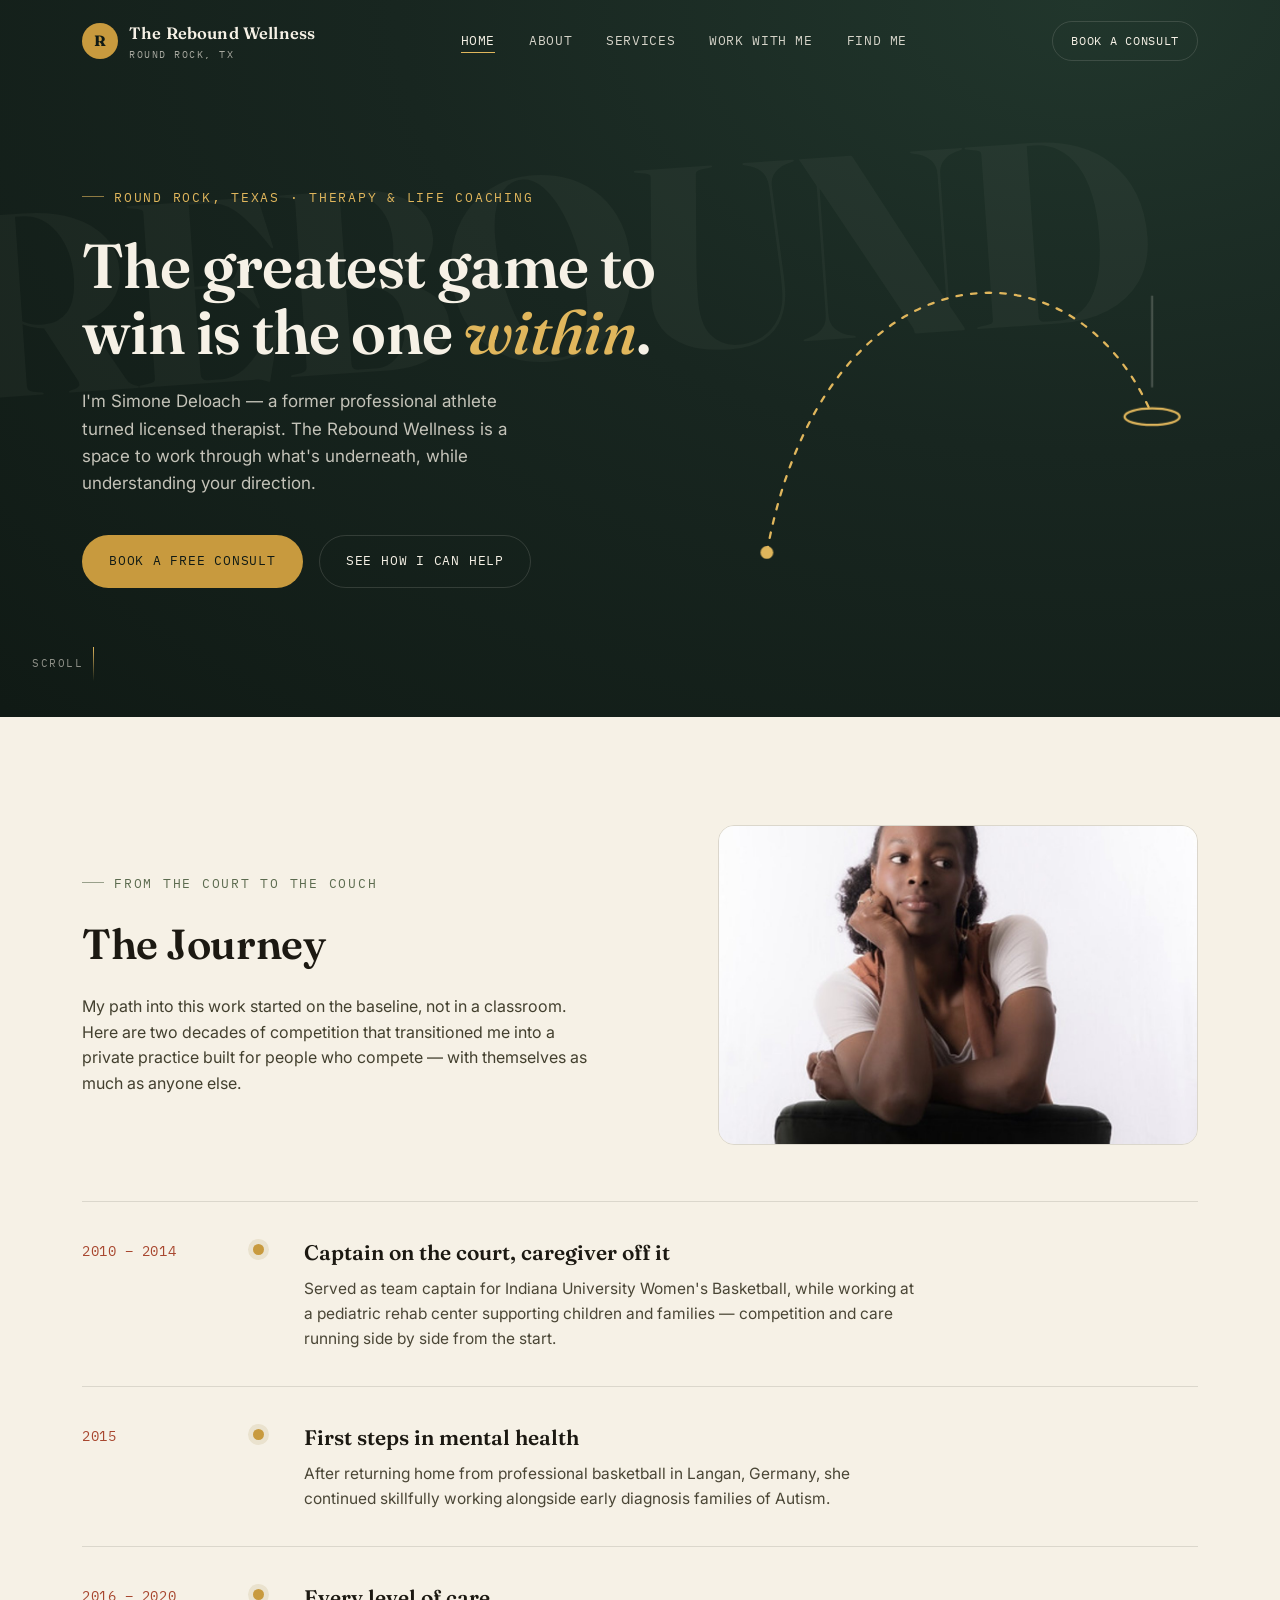
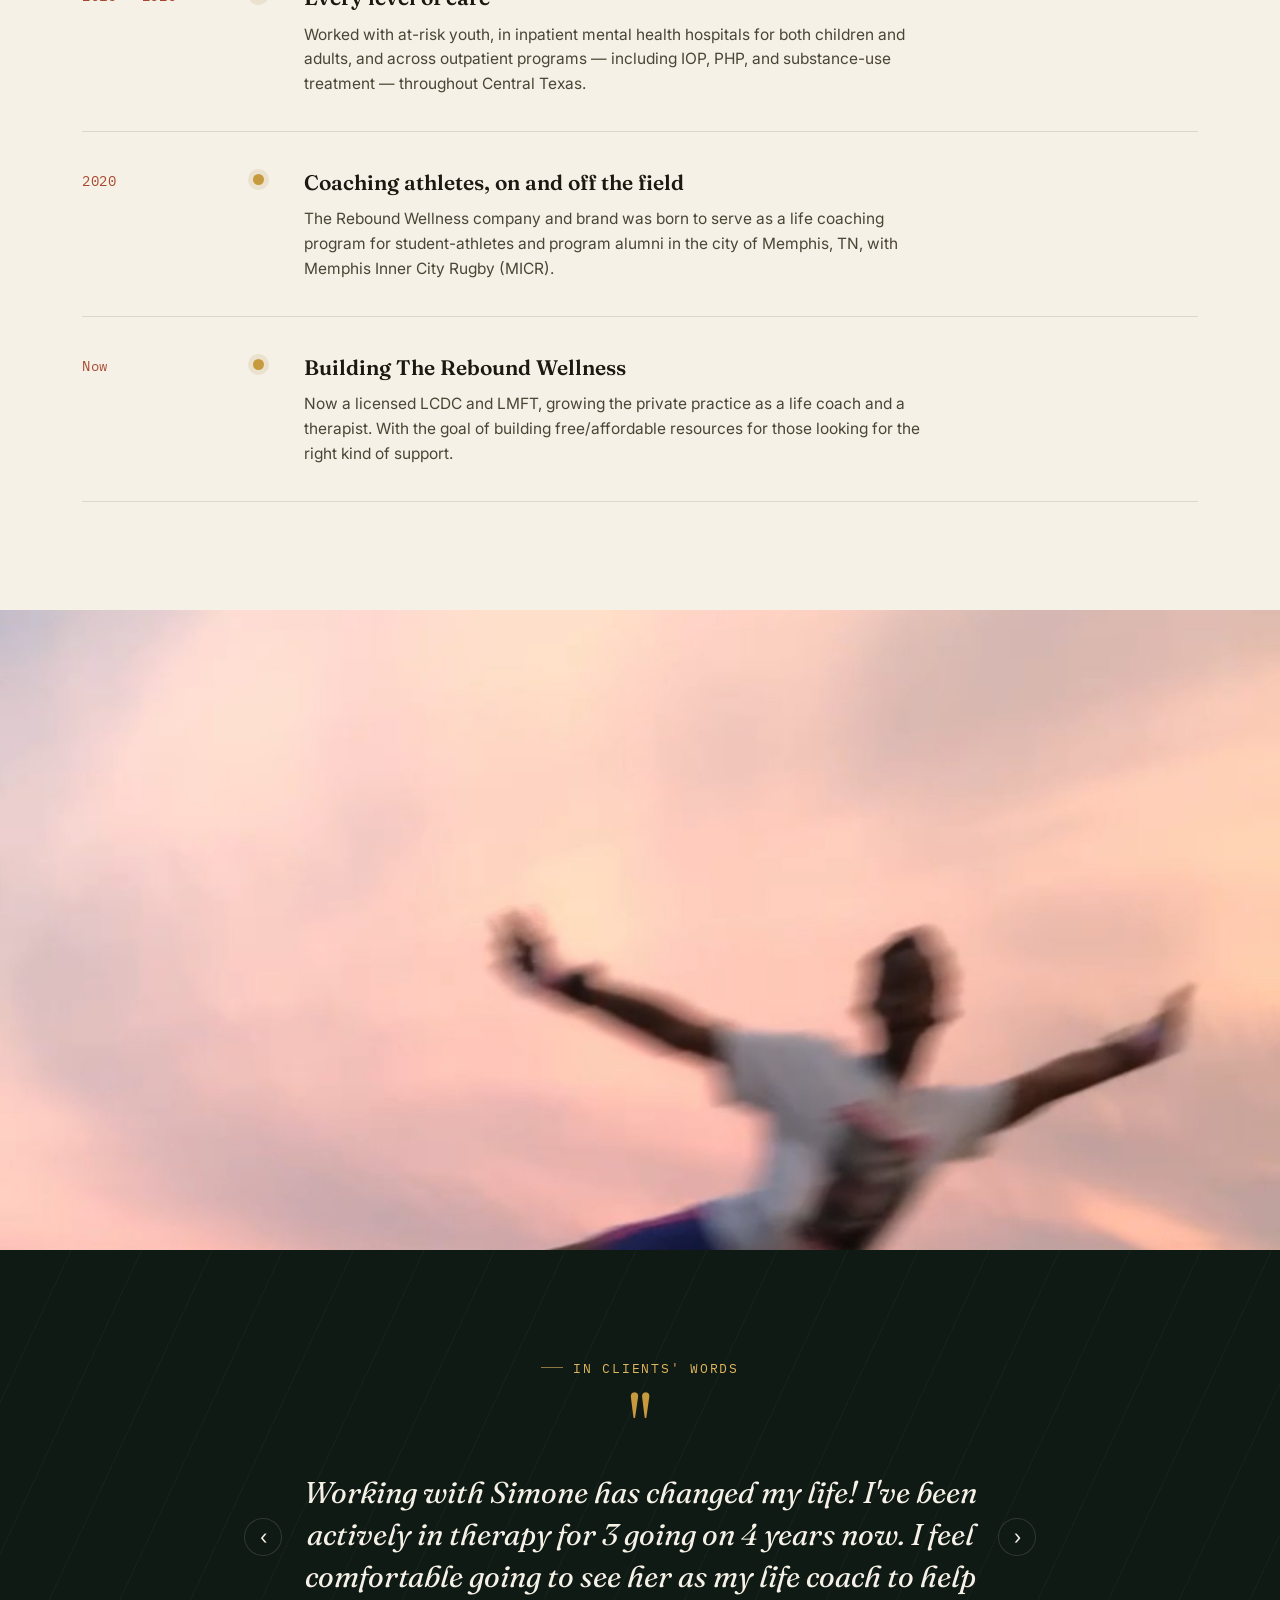
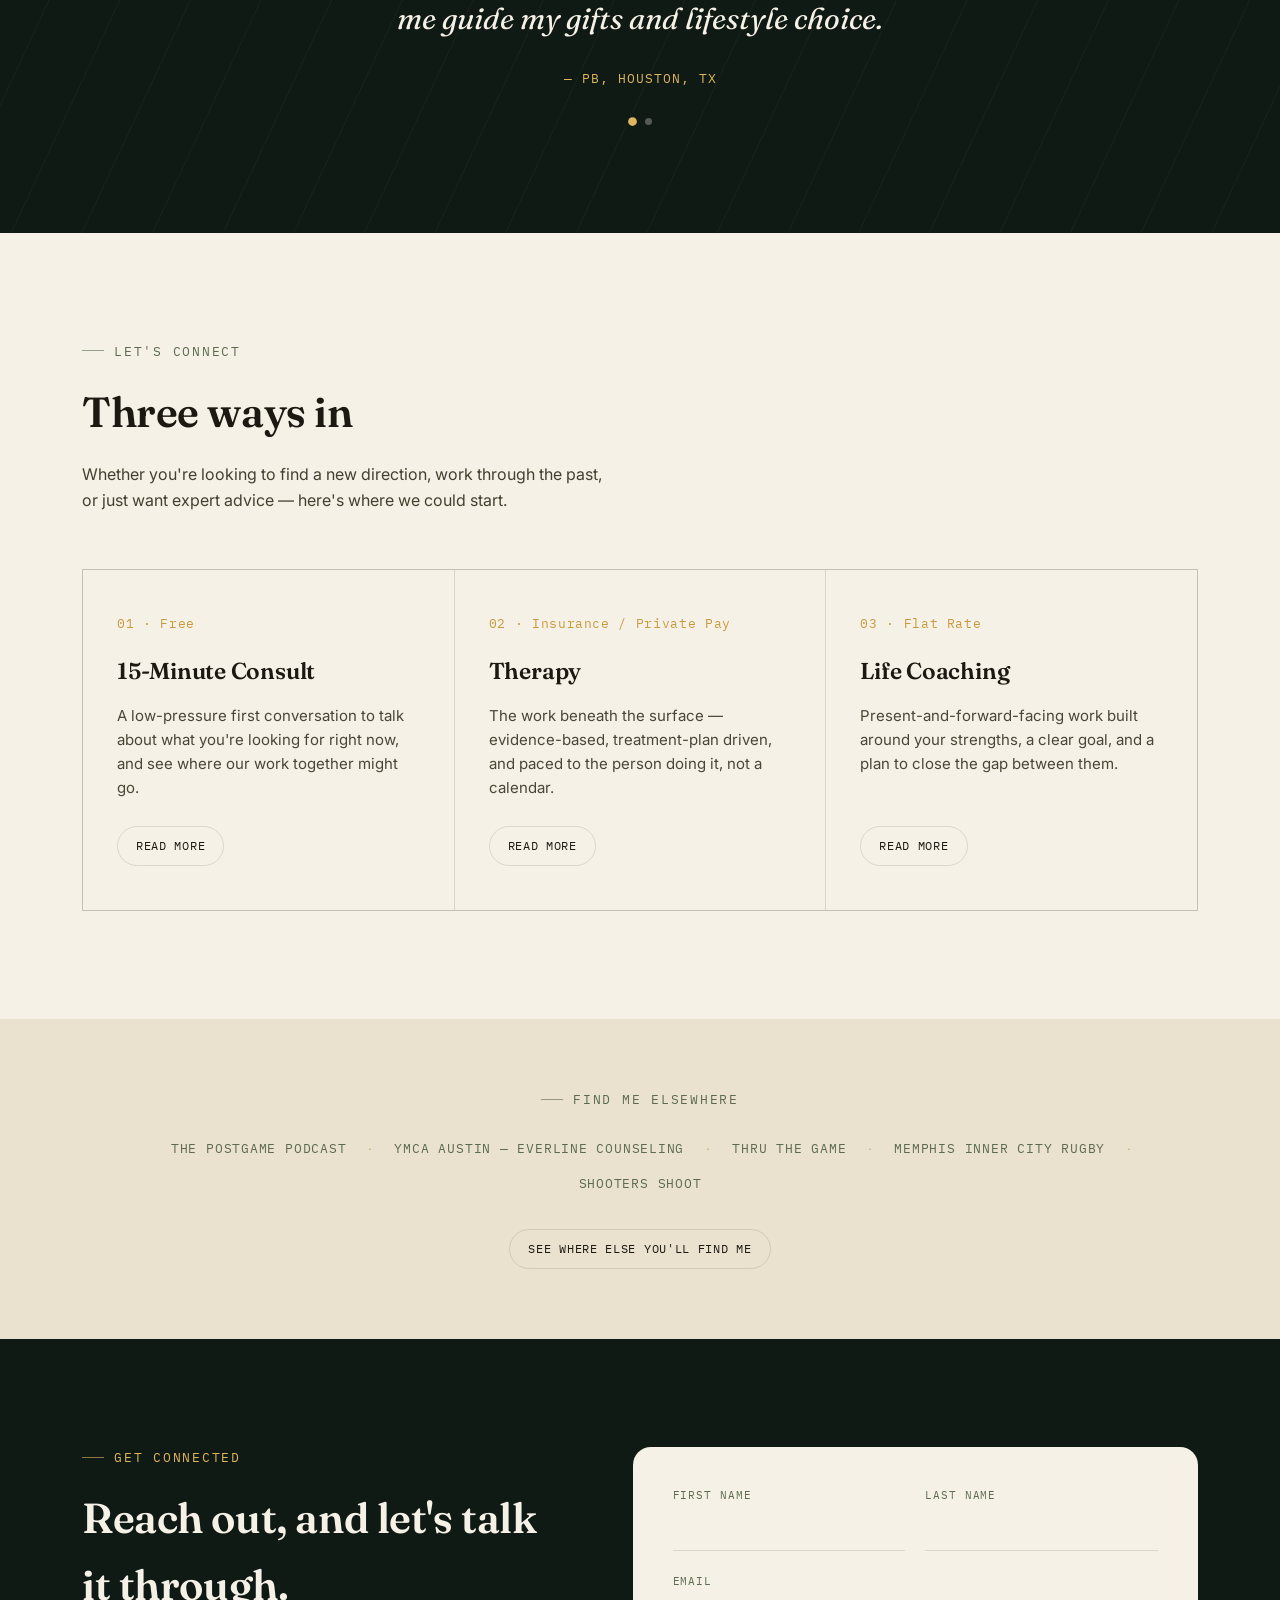
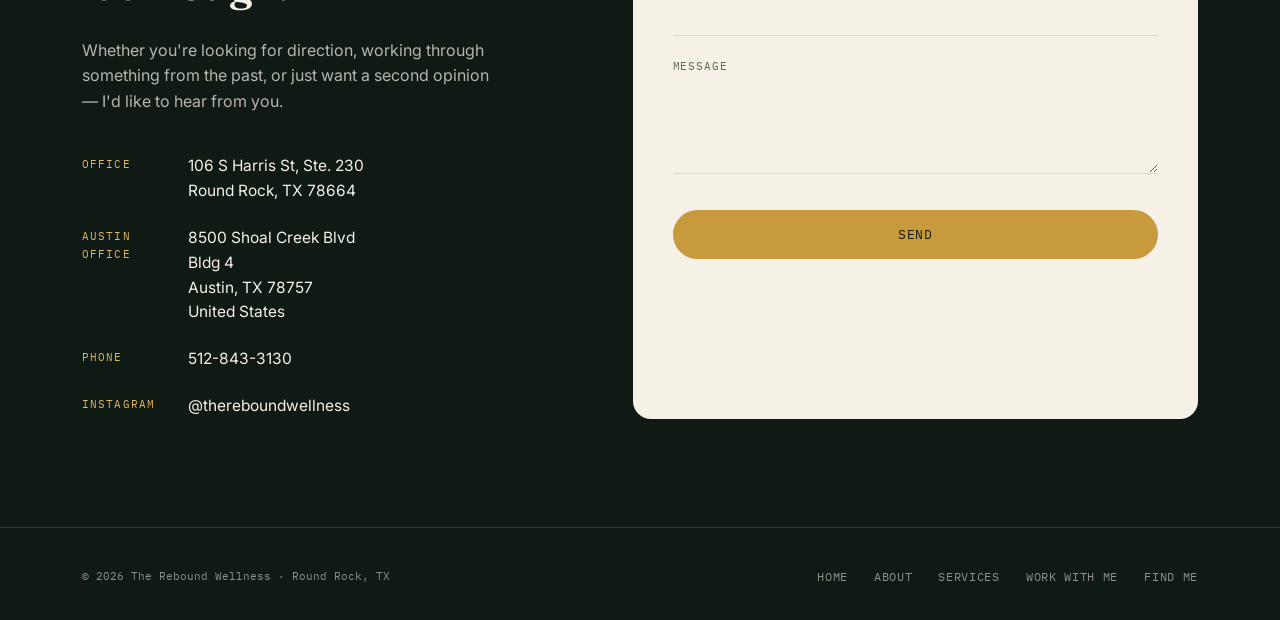
<file: index.html>
<!DOCTYPE html>
<html lang="en">
<head>
<meta charset="UTF-8">
<meta name="viewport" content="width=device-width, initial-scale=1.0">
<title>The Rebound Wellness | Therapy &amp; Life Coaching | Round Rock, TX</title>
<meta name="description" content="Therapy and life coaching with Simone Deloach — a former professional athlete turned licensed therapist, based in Round Rock, Texas.">
<link rel="preconnect" href="https://fonts.googleapis.com">
<link rel="preconnect" href="https://fonts.gstatic.com" crossorigin>
<link href="https://fonts.googleapis.com/css2?family=Fraunces:ital,opsz,wght@0,9..144,300..900;1,9..144,300..900&family=Inter:wght@400;500;600;700&family=IBM+Plex+Mono:wght@400;500&display=swap" rel="stylesheet">
<link rel="stylesheet" href="styles.css">
</head>
<body>

<nav class="nav" id="nav">
  <div class="wrap nav__row">
    <a href="index.html" class="nav__mark">
      <span class="nav__badge">R</span>
      <span class="nav__word">The Rebound Wellness<span>Round Rock, TX</span></span>
    </a>
    <div class="nav__links">
      <a href="index.html" class="is-active">Home</a>
      <a href="about.html">About</a>
      <a href="services.html">Services</a>
      <a href="work-with-me.html">Work With Me</a>
      <a href="find-me.html">Find Me</a>
    </div>
    <div class="nav__right">
      <a href="work-with-me.html" class="btn btn--ghost-dark btn--small">Book a Consult</a>
      <button class="nav__burger" id="burgerBtn" aria-label="Open menu"><span></span><span></span><span></span></button>
    </div>
  </div>
</nav>

<div class="mobile-menu" id="mobileMenu">
  <button class="mobile-close" id="mobileClose" aria-label="Close menu">&times;</button>
  <a href="index.html" class="is-active">Home</a>
  <a href="about.html">About</a>
  <a href="services.html">Services</a>
  <a href="work-with-me.html">Work With Me</a>
  <a href="find-me.html">Find Me</a>
</div>

<header class="hero" id="home">
  <div class="hero__bgword" aria-hidden="true">REBOUND</div>
  <div class="wrap hero__grid">
    <div>
      <div class="eyebrow eyebrow--gold hero__eyebrow">Round Rock, Texas · Therapy &amp; Life Coaching</div>
      <h1>The greatest game to win is the one <em>within</em>.</h1>
      <p class="hero__sub">I'm Simone Deloach — a former professional athlete turned licensed therapist. The Rebound Wellness is a space to work through what's underneath, while understanding your direction.</p>
      <div class="hero__ctas">
        <a href="work-with-me.html" class="btn btn--gold">Book a free consult</a>
        <a href="services.html" class="btn btn--ghost-dark">See how I can help</a>
      </div>
    </div>
    <div class="hero__visual" aria-hidden="true">
      <svg viewBox="0 0 520 460" fill="none">
        <path class="arc-path" d="M50,410 C 110,80 380,50 470,260" stroke="#E0B65C" stroke-width="2.5" stroke-linecap="round"/>
        <circle class="arc-ball" cx="50" cy="410" r="7" fill="#E0B65C"/>
        <g class="arc-hoop-ring">
          <line x1="470" y1="230" x2="470" y2="130" stroke="#F6F1E6" stroke-opacity="0.25" stroke-width="2"/>
          <ellipse cx="470" cy="262" rx="30" ry="9" stroke="#E0B65C" stroke-width="2.5"/>
        </g>
      </svg>
    </div>
  </div>
  <div class="hero__scroll"><span>Scroll</span><span class="hero__scroll-line"></span></div>
</header>

<section class="journey" id="journey">
  <div class="wrap">
    <div class="journey__head">
      <div class="section-head">
        <div class="eyebrow eyebrow--moss">From the Court to the Couch</div>
        <h2>The Journey</h2>
        <p>My path into this work started on the baseline, not in a classroom. Here are two decades of competition that transitioned me into a private practice built for people who compete — with themselves as much as anyone else.</p>
      </div>
      <div class="journey__photo">
        <img src="images/simone-portrait.jpg" alt="Simone Deloach in a quiet, thoughtful studio portrait">
      </div>
    </div>
    <div class="timeline">
      <div class="tl-item">
        <div class="tl-item__date">2010 – 2014</div>
        <div class="tl-item__rail"><div class="tl-item__dot"></div></div>
        <div>
          <div class="tl-item__title">Captain on the court, caregiver off it</div>
          <p class="tl-item__body">Served as team captain for Indiana University Women's Basketball, while working at a pediatric rehab center supporting children and families — competition and care running side by side from the start.</p>
        </div>
      </div>
      <div class="tl-item">
        <div class="tl-item__date">2015</div>
        <div class="tl-item__rail"><div class="tl-item__dot"></div></div>
        <div>
          <div class="tl-item__title">First steps in mental health</div>
          <p class="tl-item__body">After returning home from professional basketball in Langan, Germany, she continued skillfully working alongside early diagnosis families of Autism.</p>
        </div>
      </div>
      <div class="tl-item">
        <div class="tl-item__date">2016 – 2020</div>
        <div class="tl-item__rail"><div class="tl-item__dot"></div></div>
        <div>
          <div class="tl-item__title">Every level of care</div>
          <p class="tl-item__body">Worked with at-risk youth, in inpatient mental health hospitals for both children and adults, and across outpatient programs — including IOP, PHP, and substance-use treatment — throughout Central Texas.</p>
        </div>
      </div>
      <div class="tl-item">
        <div class="tl-item__date">2020</div>
        <div class="tl-item__rail"><div class="tl-item__dot"></div></div>
        <div>
          <div class="tl-item__title">Coaching athletes, on and off the field</div>
          <p class="tl-item__body">The Rebound Wellness company and brand was born to serve as a life coaching program for student-athletes and program alumni in the city of Memphis, TN, with Memphis Inner City Rugby (MICR).</p>
        </div>
      </div>
      <div class="tl-item">
        <div class="tl-item__date">Now</div>
        <div class="tl-item__rail"><div class="tl-item__dot"></div></div>
        <div>
          <div class="tl-item__title">Building The Rebound Wellness</div>
          <p class="tl-item__body">Now a licensed LCDC and LMFT, growing the private practice as a life coach and a therapist. With the goal of building free/affordable resources for those looking for the right kind of support.</p>
        </div>
      </div>
    </div>
  </div>
</section>

<section class="action-photo">
  <img src="images/simone-skating.jpg" alt="Simone roller skating on a basketball court at sunset">
</section>

<section class="quote-band">
  <div class="wrap">
    <div class="quote-inner">
      <div class="eyebrow eyebrow--gold eyebrow--center">In Clients' Words</div>
      <div class="quote-carousel" id="quoteCarousel">
        <button class="quote-arrow quote-arrow--prev" id="quotePrev" type="button" aria-label="Previous testimonial">&#8249;</button>
        <div class="quote-viewport">
          <div class="quote-track" id="quoteTrack">
            <div class="quote-slide">
              <div class="quote-mark">"</div>
              <p class="quote-text">Working with Simone has changed my life! I've been actively in therapy for 3 going on 4 years now. I feel comfortable going to see her as my life coach to help me guide my gifts and lifestyle choice.</p>
              <div class="quote-cite">— PB, Houston, TX</div>
            </div>
            <div class="quote-slide">
              <div class="quote-mark">"</div>
              <p class="quote-text">Simone is my safe space and I'm able to be my most vulnerable self when I'm meeting with her.</p>
              <div class="quote-cite">— NB, Memphis, TN</div>
            </div>
          </div>
        </div>
        <button class="quote-arrow quote-arrow--next" id="quoteNext" type="button" aria-label="Next testimonial">&#8250;</button>
      </div>
      <div class="quote-dots" id="quoteDots"></div>
    </div>
  </div>
</section>

<section class="services" id="services">
  <div class="wrap">
    <div class="section-head">
      <div class="eyebrow eyebrow--moss">Let's Connect</div>
      <h2>Three ways in</h2>
      <p>Whether you're looking to find a new direction, work through the past, or just want expert advice — here's where we could start.</p>
    </div>
    <div class="service-grid">
      <div class="service-card">
        <div class="service-card__num">01 · Free</div>
        <h3>15-Minute Consult</h3>
        <p>A low-pressure first conversation to talk about what you're looking for right now, and see where our work together might go.</p>
        <a href="services.html" class="btn btn--ghost-light btn--small">Read more</a>
      </div>
      <div class="service-card">
        <div class="service-card__num">02 · Insurance / Private Pay</div>
        <h3>Therapy</h3>
        <p>The work beneath the surface — evidence-based, treatment-plan driven, and paced to the person doing it, not a calendar.</p>
        <a href="services.html" class="btn btn--ghost-light btn--small">Read more</a>
      </div>
      <div class="service-card">
        <div class="service-card__num">03 · Flat Rate</div>
        <h3>Life Coaching</h3>
        <p>Present-and-forward-facing work built around your strengths, a clear goal, and a plan to close the gap between them.</p>
        <a href="services.html" class="btn btn--ghost-light btn--small">Read more</a>
      </div>
    </div>
  </div>
</section>

<section class="partners">
  <div class="wrap">
    <div class="partners__label eyebrow eyebrow--moss eyebrow--center">Find Me Elsewhere</div>
    <div class="partners__row">
      <span class="mark">The PostGame Podcast</span><span class="sep">·</span>
      <span class="mark">YMCA Austin — Everline Counseling</span><span class="sep">·</span>
      <span class="mark">Thru The Game</span><span class="sep">·</span>
      <span class="mark">Memphis Inner City Rugby</span><span class="sep">·</span>
      <span class="mark">Shooters Shoot</span>
    </div>
    <div class="partners__more"><a href="find-me.html" class="btn btn--ghost-light btn--small">See where else you'll find me</a></div>
  </div>
</section>

<section class="contact" id="connect">
  <div class="wrap contact__grid">
    <div>
      <div class="eyebrow eyebrow--gold">Get Connected</div>
      <h2>Reach out, and let's talk it through.</h2>
      <p class="contact__intro">Whether you're looking for direction, working through something from the past, or just want a second opinion — I'd like to hear from you.</p>
      <div class="contact__info">
        <div class="contact__info-item">
          <div class="contact__info-label">Office</div>
          <div class="contact__info-value">106 S Harris St, Ste. 230<br>Round Rock, TX 78664</div>
        </div>
        <div class="contact__info-item">
          <div class="contact__info-label">Austin Office</div>
          <div class="contact__info-value">8500 Shoal Creek Blvd<br>Bldg 4<br>Austin, TX 78757<br>United States</div>
        </div>
        <div class="contact__info-item">
          <div class="contact__info-label">Phone</div>
          <div class="contact__info-value"><a href="tel:5128433130">512-843-3130</a></div>
        </div>
        <div class="contact__info-item">
          <div class="contact__info-label">Instagram</div>
          <div class="contact__info-value"><a href="https://www.instagram.com/thereboundwellness/" target="_blank" rel="noopener">@thereboundwellness</a></div>
        </div>
      </div>
    </div>

    <div class="form-panel" id="formPanel">
      <form id="contactForm">
        <div class="form-row">
          <div class="field">
            <label for="fname">First name</label>
            <input type="text" id="fname" required>
          </div>
          <div class="field">
            <label for="lname">Last name</label>
            <input type="text" id="lname" required>
          </div>
        </div>
        <div class="field">
          <label for="email">Email</label>
          <input type="email" id="email" required>
        </div>
        <div class="field">
          <label for="message">Message</label>
          <textarea id="message" required></textarea>
        </div>
        <button type="submit" class="btn btn--gold">Send</button>
      </form>
      <div class="form-note" id="formNote">Thanks for reaching out — I'll be in touch soon.</div>
    </div>
  </div>
</section>

<footer>
  <div class="wrap footer__row">
    <div class="footer__fine">© <span id="year"></span> The Rebound Wellness · Round Rock, TX</div>
    <div class="footer__links">
      <a href="index.html">Home</a>
      <a href="about.html">About</a>
      <a href="services.html">Services</a>
      <a href="work-with-me.html">Work With Me</a>
      <a href="find-me.html">Find Me</a>
    </div>
  </div>
</footer>

<script src="script.js"></script>
</body>
</html>
</file>
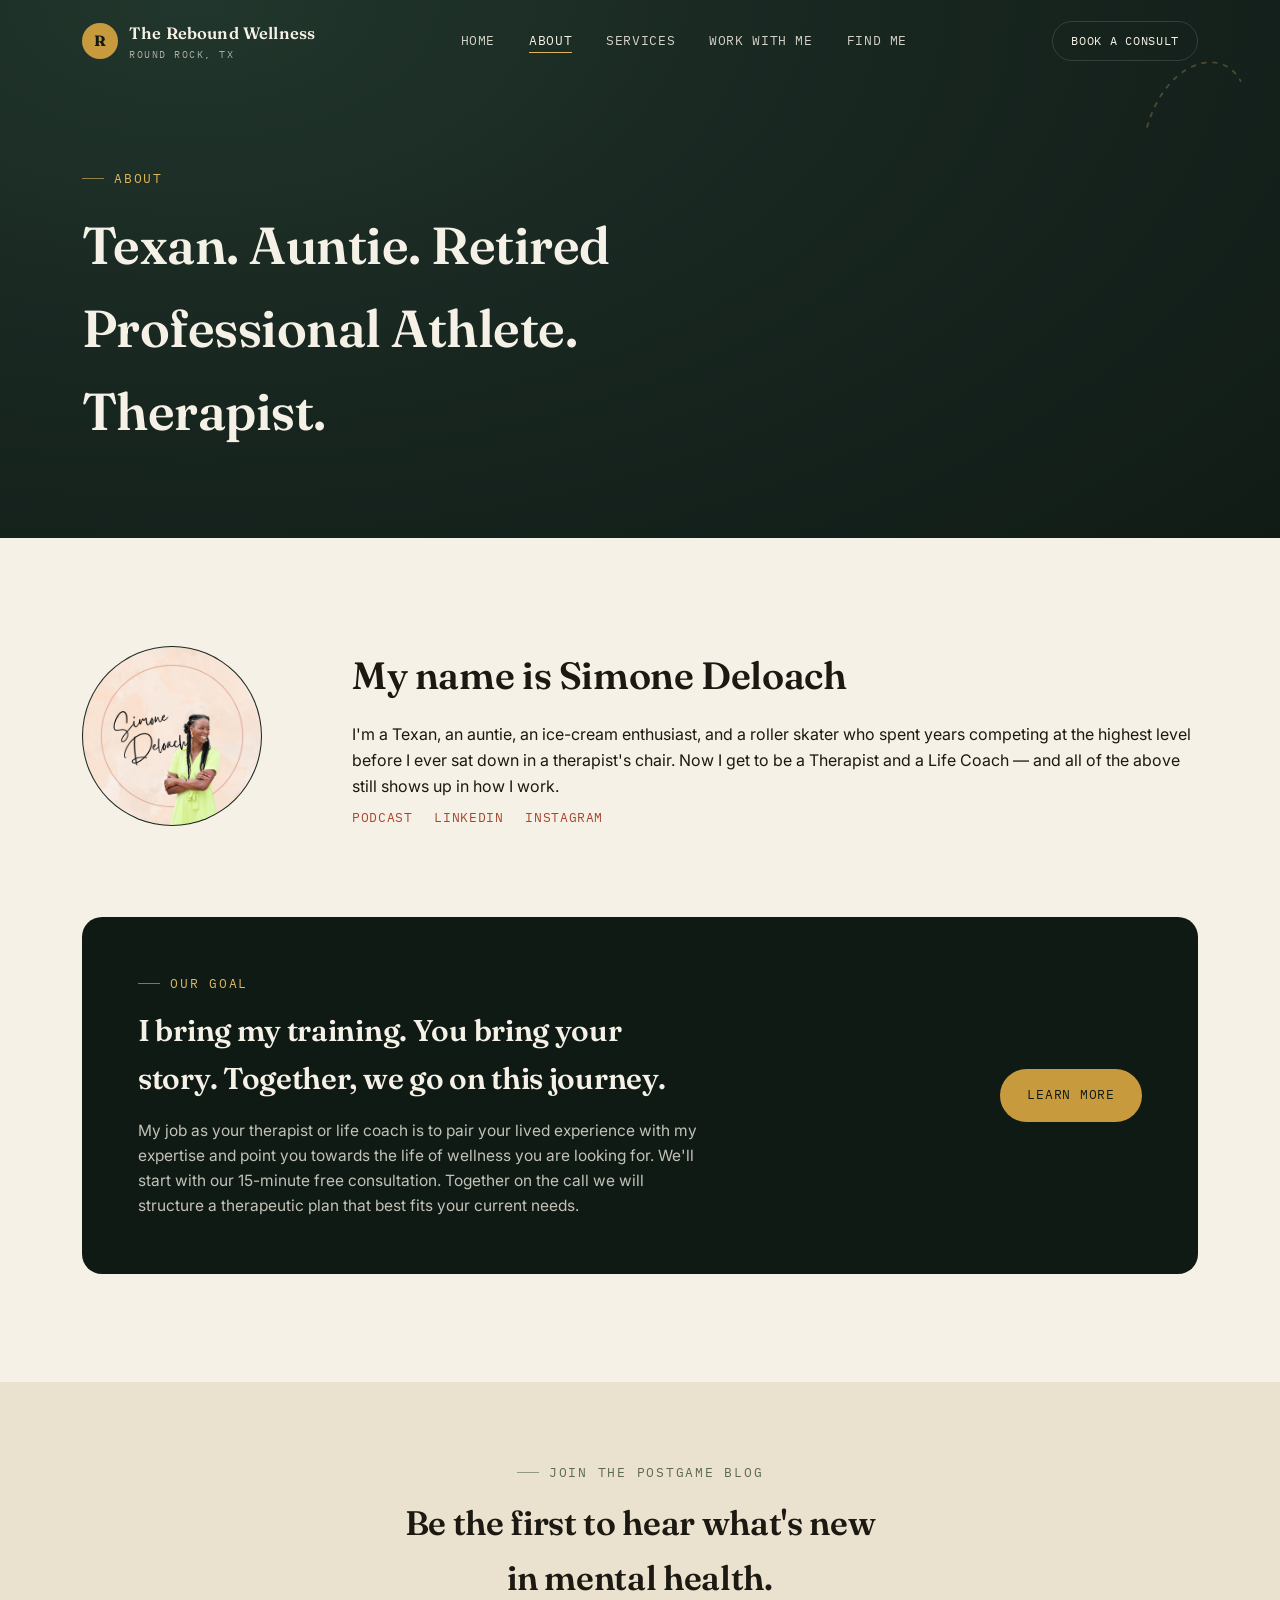
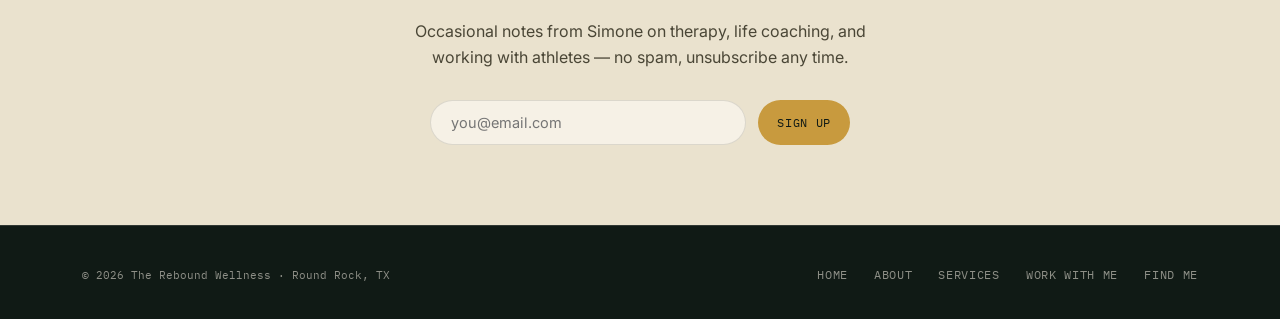
<file: about.html>
<!DOCTYPE html>
<html lang="en">
<head>
<meta charset="UTF-8">
<meta name="viewport" content="width=device-width, initial-scale=1.0">
<title>About Simone | The Rebound Wellness</title>
<meta name="description" content="Meet Simone Deloach — Texan, auntie, retired professional athlete, and the therapist and life coach behind The Rebound Wellness.">
<link rel="preconnect" href="https://fonts.googleapis.com">
<link rel="preconnect" href="https://fonts.gstatic.com" crossorigin>
<link href="https://fonts.googleapis.com/css2?family=Fraunces:ital,opsz,wght@0,9..144,300..900;1,9..144,300..900&family=Inter:wght@400;500;600;700&family=IBM+Plex+Mono:wght@400;500&display=swap" rel="stylesheet">
<link rel="stylesheet" href="styles.css">
</head>
<body>

<nav class="nav" id="nav">
  <div class="wrap nav__row">
    <a href="index.html" class="nav__mark">
      <span class="nav__badge">R</span>
      <span class="nav__word">The Rebound Wellness<span>Round Rock, TX</span></span>
    </a>
    <div class="nav__links">
      <a href="index.html">Home</a>
      <a href="about.html" class="is-active">About</a>
      <a href="services.html">Services</a>
      <a href="work-with-me.html">Work With Me</a>
      <a href="find-me.html">Find Me</a>
    </div>
    <div class="nav__right">
      <a href="work-with-me.html" class="btn btn--ghost-dark btn--small">Book a Consult</a>
      <button class="nav__burger" id="burgerBtn" aria-label="Open menu"><span></span><span></span><span></span></button>
    </div>
  </div>
</nav>

<div class="mobile-menu" id="mobileMenu">
  <button class="mobile-close" id="mobileClose" aria-label="Close menu">&times;</button>
  <a href="index.html">Home</a>
  <a href="about.html" class="is-active">About</a>
  <a href="services.html">Services</a>
  <a href="work-with-me.html">Work With Me</a>
  <a href="find-me.html">Find Me</a>
</div>

<header class="page-hero">
  <svg class="page-hero__corner" viewBox="0 0 120 120" fill="none" aria-hidden="true">
    <path d="M10,110 C 30,40 90,20 112,60" stroke="#E0B65C" stroke-opacity="0.5" stroke-width="2" stroke-dasharray="4 8" stroke-linecap="round"/>
  </svg>
  <div class="wrap">
    <div class="eyebrow eyebrow--gold">About</div>
    <h1>Texan. Auntie. Retired Professional Athlete. Therapist.</h1>
  </div>
</header>

<section class="bio">
  <div class="wrap bio__grid">
    <div class="bio__badge"><img src="images/simone-deloach.png" alt="Simone Deloach"></div>
    <div>
      <h2 class="bio__name">My name is Simone Deloach</h2>
      <p>I'm a Texan, an auntie, an ice-cream enthusiast, and a roller skater who spent years competing at the highest level before I ever sat down in a therapist's chair. Now I get to be a Therapist and a Life Coach — and all of the above still shows up in how I work.</p>
      <div class="bio__social">
        <a href="https://podcasts.apple.com/us/podcast/postgame-with-simone/id1565043404" target="_blank" rel="noopener">Podcast</a>
        <a href="https://www.linkedin.com/in/simone-deloach-lmft-a-lcdc-1b134569/" target="_blank" rel="noopener">LinkedIn</a>
        <a href="https://www.instagram.com/thereboundwellness/" target="_blank" rel="noopener">Instagram</a>
      </div>
    </div>
  </div>

  <div class="wrap">
    <div class="goal-panel">
      <div class="goal-panel__grid">
        <div>
          <div class="eyebrow eyebrow--gold">Our Goal</div>
          <h3>I bring my training. You bring your story. Together, we go on this journey.</h3>
          <p>My job as your therapist or life coach is to pair your lived experience with my expertise and point you towards the life of wellness you are looking for. We'll start with our 15-minute free consultation. Together on the call we will structure a therapeutic plan that best fits your current needs.</p>
        </div>
        <a href="services.html" class="btn btn--gold">Learn more</a>
      </div>
    </div>
  </div>
</section>

<section class="newsletter" id="newsletterWrap">
  <div class="wrap newsletter__inner">
    <div class="eyebrow eyebrow--moss eyebrow--center">Join the PostGame Blog</div>
    <h2>Be the first to hear what's new in mental health.</h2>
    <p>Occasional notes from Simone on therapy, life coaching, and working with athletes — no spam, unsubscribe any time.</p>
    <form class="newsletter__form" id="newsletterForm">
      <input type="email" placeholder="you@email.com" required aria-label="Email address">
      <button type="submit" class="btn btn--gold btn--small">Sign up</button>
    </form>
    <p class="newsletter__note" id="newsletterNote">Thanks for signing up!</p>
  </div>
</section>

<footer>
  <div class="wrap footer__row">
    <div class="footer__fine">© <span id="year"></span> The Rebound Wellness · Round Rock, TX</div>
    <div class="footer__links">
      <a href="index.html">Home</a>
      <a href="about.html">About</a>
      <a href="services.html">Services</a>
      <a href="work-with-me.html">Work With Me</a>
      <a href="find-me.html">Find Me</a>
    </div>
  </div>
</footer>

<script src="script.js"></script>
</body>
</html>
</file>
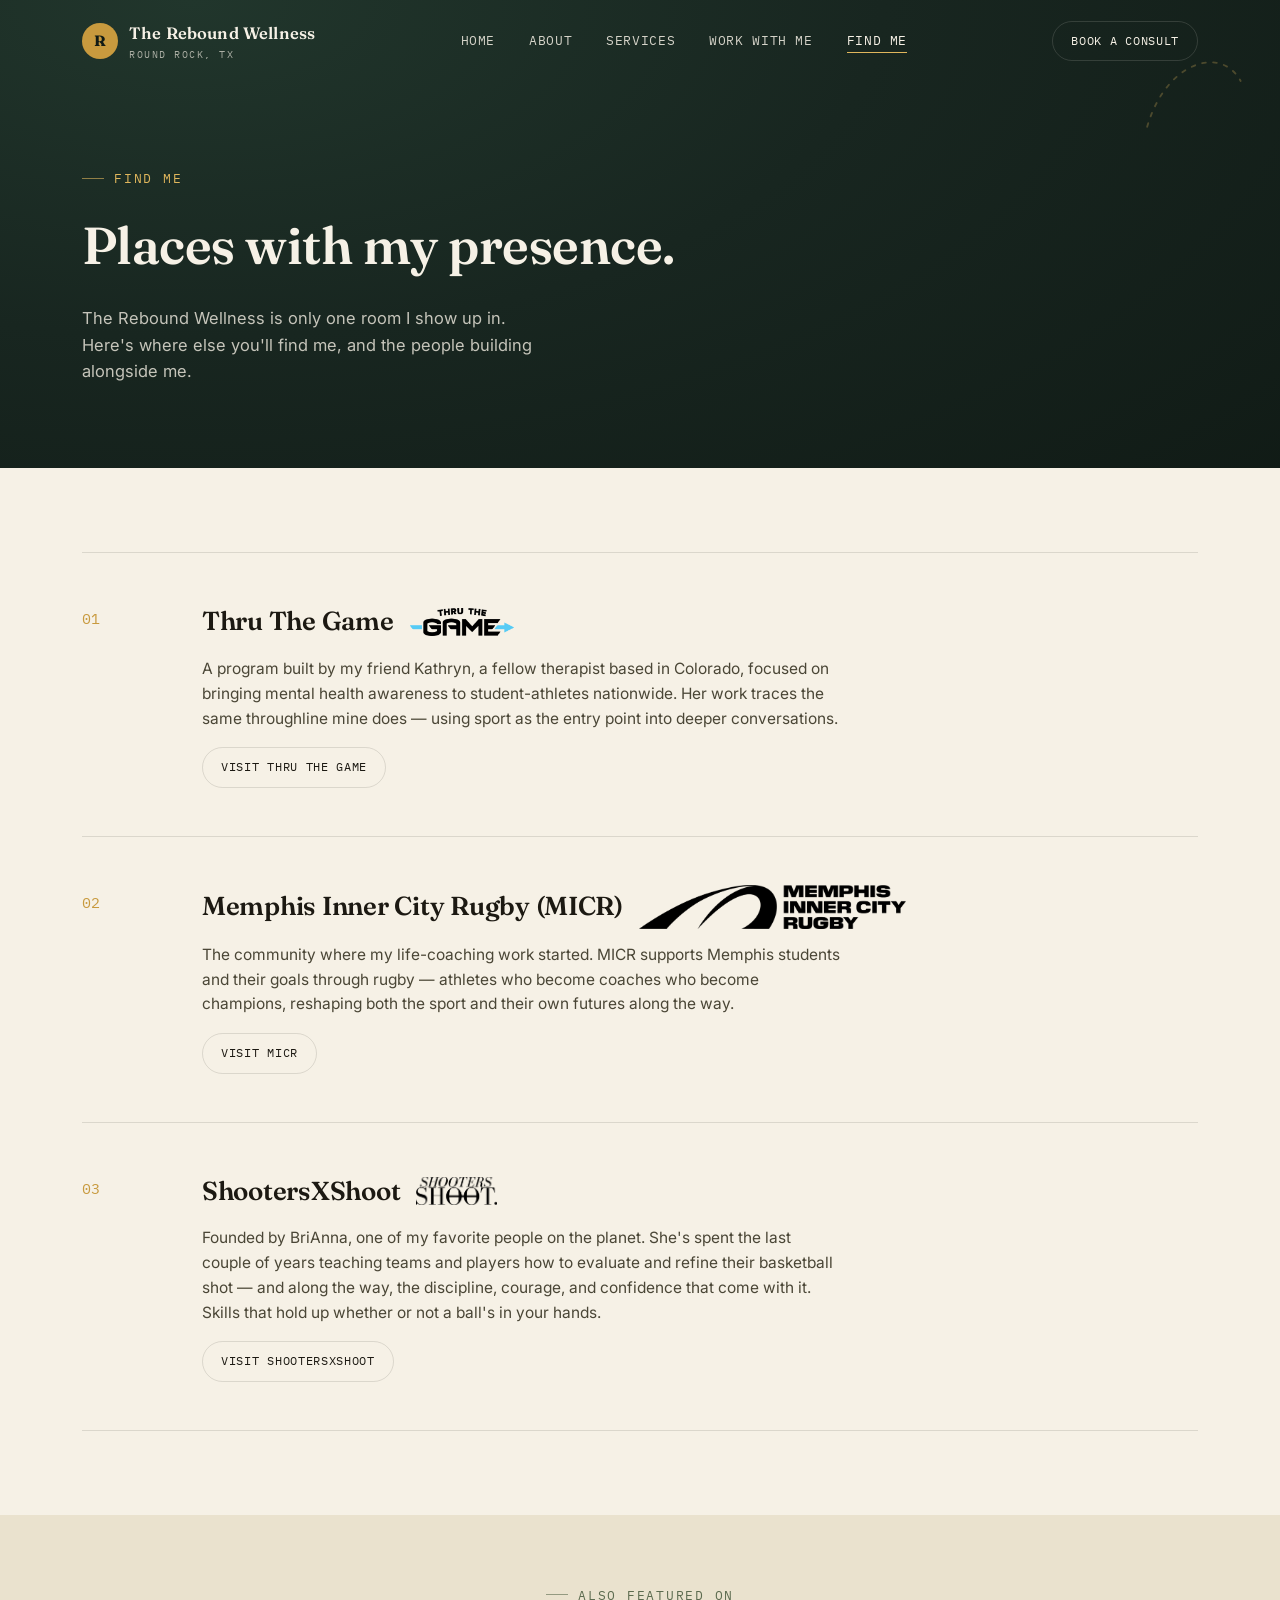
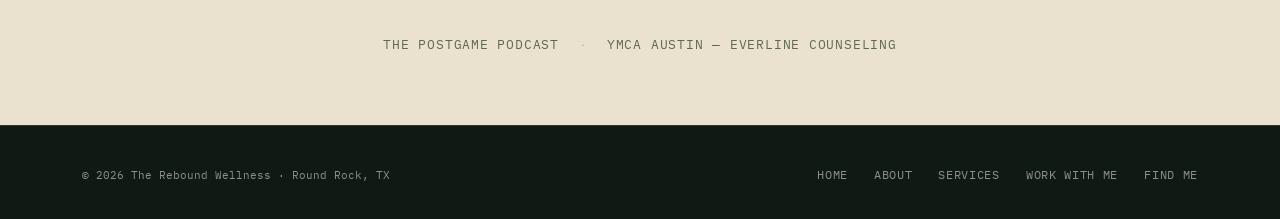
<file: find-me.html>
<!DOCTYPE html>
<html lang="en">
<head>
<meta charset="UTF-8">
<meta name="viewport" content="width=device-width, initial-scale=1.0">
<title>Find Me | The Rebound Wellness</title>
<meta name="description" content="The other programs and communities where Simone Deloach shows up — Thru The Game, Memphis Inner City Rugby, and ShootersXShoot.">
<link rel="preconnect" href="https://fonts.googleapis.com">
<link rel="preconnect" href="https://fonts.gstatic.com" crossorigin>
<link href="https://fonts.googleapis.com/css2?family=Fraunces:ital,opsz,wght@0,9..144,300..900;1,9..144,300..900&family=Inter:wght@400;500;600;700&family=IBM+Plex+Mono:wght@400;500&display=swap" rel="stylesheet">
<link rel="stylesheet" href="styles.css">
</head>
<body>

<nav class="nav" id="nav">
  <div class="wrap nav__row">
    <a href="index.html" class="nav__mark">
      <span class="nav__badge">R</span>
      <span class="nav__word">The Rebound Wellness<span>Round Rock, TX</span></span>
    </a>
    <div class="nav__links">
      <a href="index.html">Home</a>
      <a href="about.html">About</a>
      <a href="services.html">Services</a>
      <a href="work-with-me.html">Work With Me</a>
      <a href="find-me.html" class="is-active">Find Me</a>
    </div>
    <div class="nav__right">
      <a href="work-with-me.html" class="btn btn--ghost-dark btn--small">Book a Consult</a>
      <button class="nav__burger" id="burgerBtn" aria-label="Open menu"><span></span><span></span><span></span></button>
    </div>
  </div>
</nav>

<div class="mobile-menu" id="mobileMenu">
  <button class="mobile-close" id="mobileClose" aria-label="Close menu">&times;</button>
  <a href="index.html">Home</a>
  <a href="about.html">About</a>
  <a href="services.html">Services</a>
  <a href="work-with-me.html">Work With Me</a>
  <a href="find-me.html" class="is-active">Find Me</a>
</div>

<header class="page-hero">
  <svg class="page-hero__corner" viewBox="0 0 120 120" fill="none" aria-hidden="true">
    <path d="M10,110 C 30,40 90,20 112,60" stroke="#E0B65C" stroke-opacity="0.5" stroke-width="2" stroke-dasharray="4 8" stroke-linecap="round"/>
  </svg>
  <div class="wrap">
    <div class="eyebrow eyebrow--gold">Find Me</div>
    <h1>Places with my presence.</h1>
    <p>The Rebound Wellness is only one room I show up in. Here's where else you'll find me, and the people building alongside me.</p>
  </div>
</header>

<section class="section--tight">
  <div class="wrap">
    <div class="spotlight">
      <div class="spotlight__num">01</div>
      <div class="spotlight__body">
        <div class="spotlight__title">
          <h3>Thru The Game</h3>
          <img src="images/thru-the-game-logo.png" alt="Thru The Game logo" class="spotlight__logo">
        </div>
        <p>A program built by my friend Kathryn, a fellow therapist based in Colorado, focused on bringing mental health awareness to student-athletes nationwide. Her work traces the same throughline mine does — using sport as the entry point into deeper conversations.</p>
        <a href="https://www.thruthegame.com/" target="_blank" rel="noopener" class="btn btn--ghost-light btn--small">Visit Thru The Game</a>
      </div>
    </div>
    <div class="spotlight">
      <div class="spotlight__num">02</div>
      <div class="spotlight__body">
        <div class="spotlight__title">
          <h3>Memphis Inner City Rugby (MICR)</h3>
          <img src="images/micr-logo.png" alt="Memphis Inner City Rugby logo" class="spotlight__logo spotlight__logo--micr">
        </div>
        <p>The community where my life-coaching work started. MICR supports Memphis students and their goals through rugby — athletes who become coaches who become champions, reshaping both the sport and their own futures along the way.</p>
        <a href="https://www.memphisinnercityrugby.org/" target="_blank" rel="noopener" class="btn btn--ghost-light btn--small">Visit MICR</a>
      </div>
    </div>
    <div class="spotlight">
      <div class="spotlight__num">03</div>
      <div class="spotlight__body">
        <div class="spotlight__title">
          <h3>ShootersXShoot</h3>
          <img src="images/shootersxshoot-logo.png" alt="ShootersXShoot logo" class="spotlight__logo">
        </div>
        <p>Founded by BriAnna, one of my favorite people on the planet. She's spent the last couple of years teaching teams and players how to evaluate and refine their basketball shot — and along the way, the discipline, courage, and confidence that come with it. Skills that hold up whether or not a ball's in your hands.</p>
        <a href="https://shootersxshoot70.training/" target="_blank" rel="noopener" class="btn btn--ghost-light btn--small">Visit ShootersXShoot</a>
      </div>
    </div>
  </div>
</section>

<section class="partners">
  <div class="wrap">
    <div class="partners__label eyebrow eyebrow--moss eyebrow--center">Also Featured On</div>
    <div class="partners__row">
      <span class="mark">The PostGame Podcast</span><span class="sep">·</span>
      <span class="mark">YMCA Austin — Everline Counseling</span>
    </div>
  </div>
</section>

<footer>
  <div class="wrap footer__row">
    <div class="footer__fine">© <span id="year"></span> The Rebound Wellness · Round Rock, TX</div>
    <div class="footer__links">
      <a href="index.html">Home</a>
      <a href="about.html">About</a>
      <a href="services.html">Services</a>
      <a href="work-with-me.html">Work With Me</a>
      <a href="find-me.html">Find Me</a>
    </div>
  </div>
</footer>

<script src="script.js"></script>
</body>
</html>
</file>
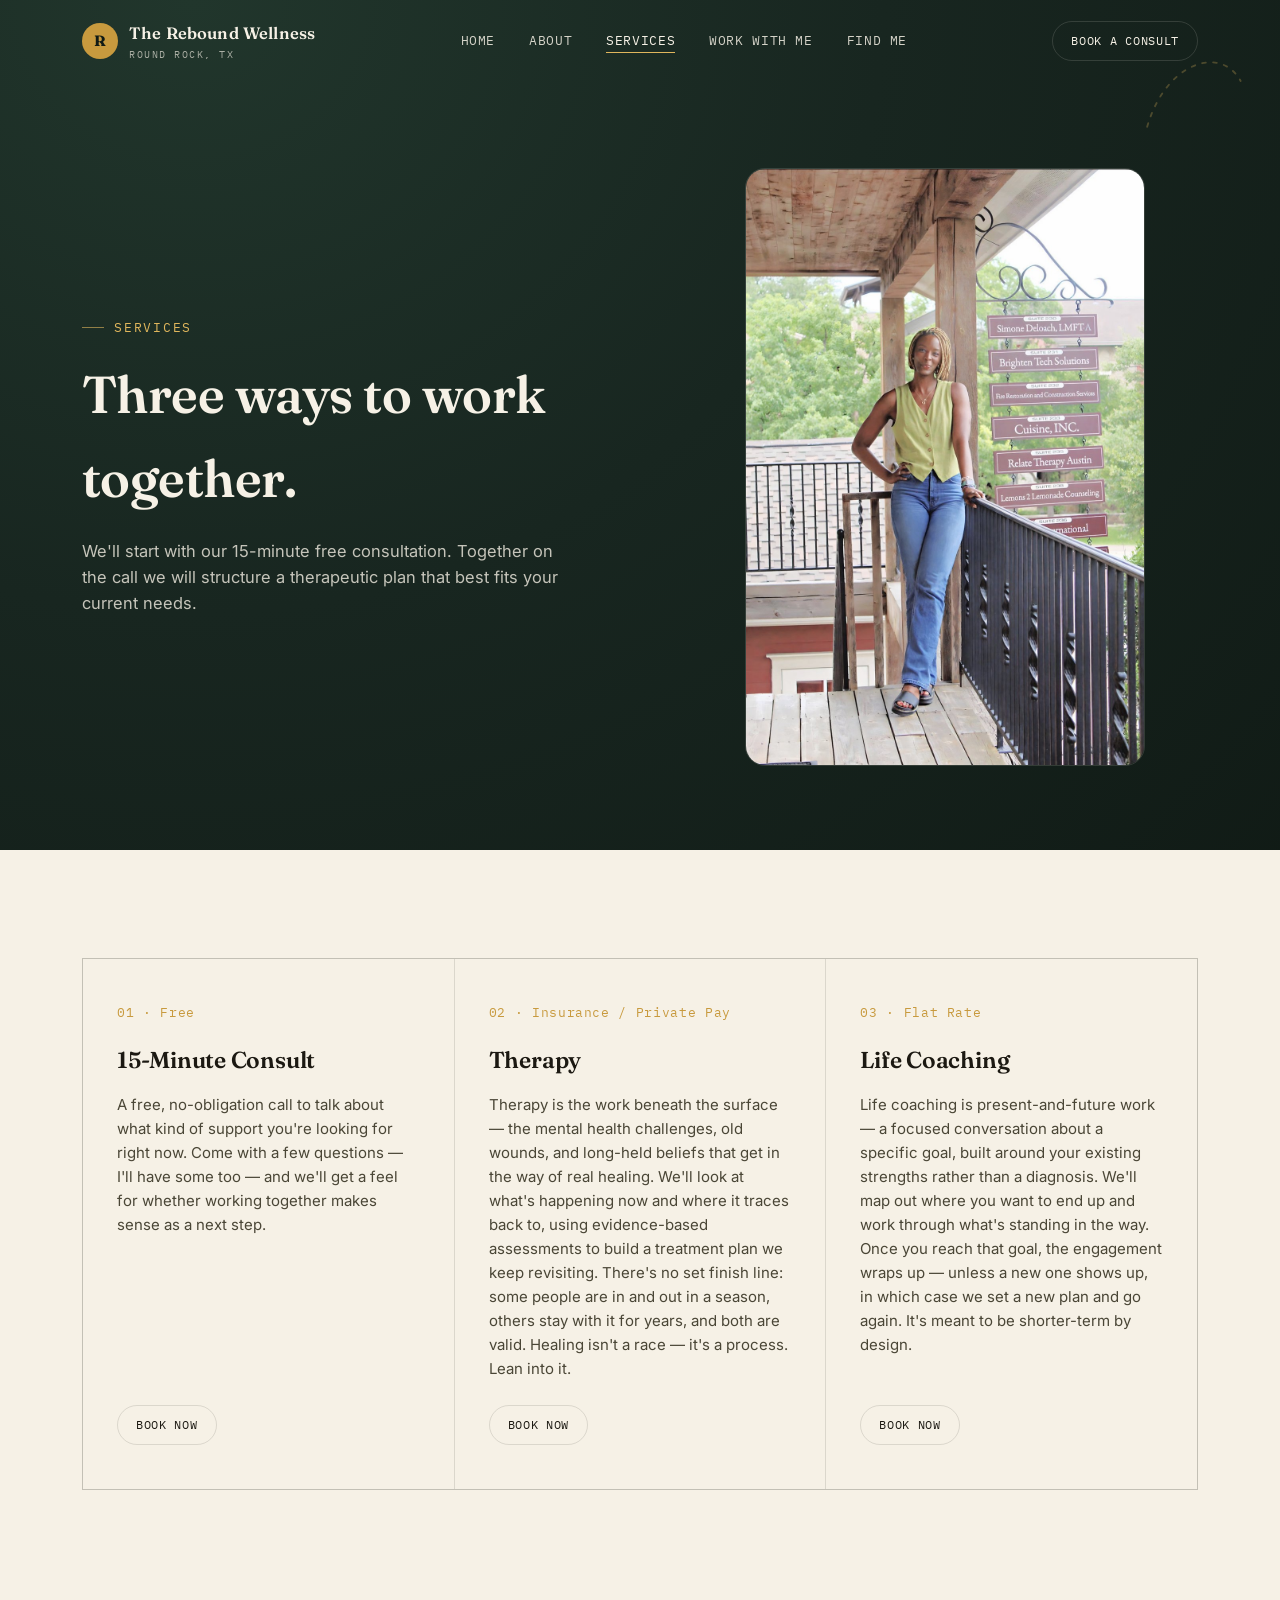
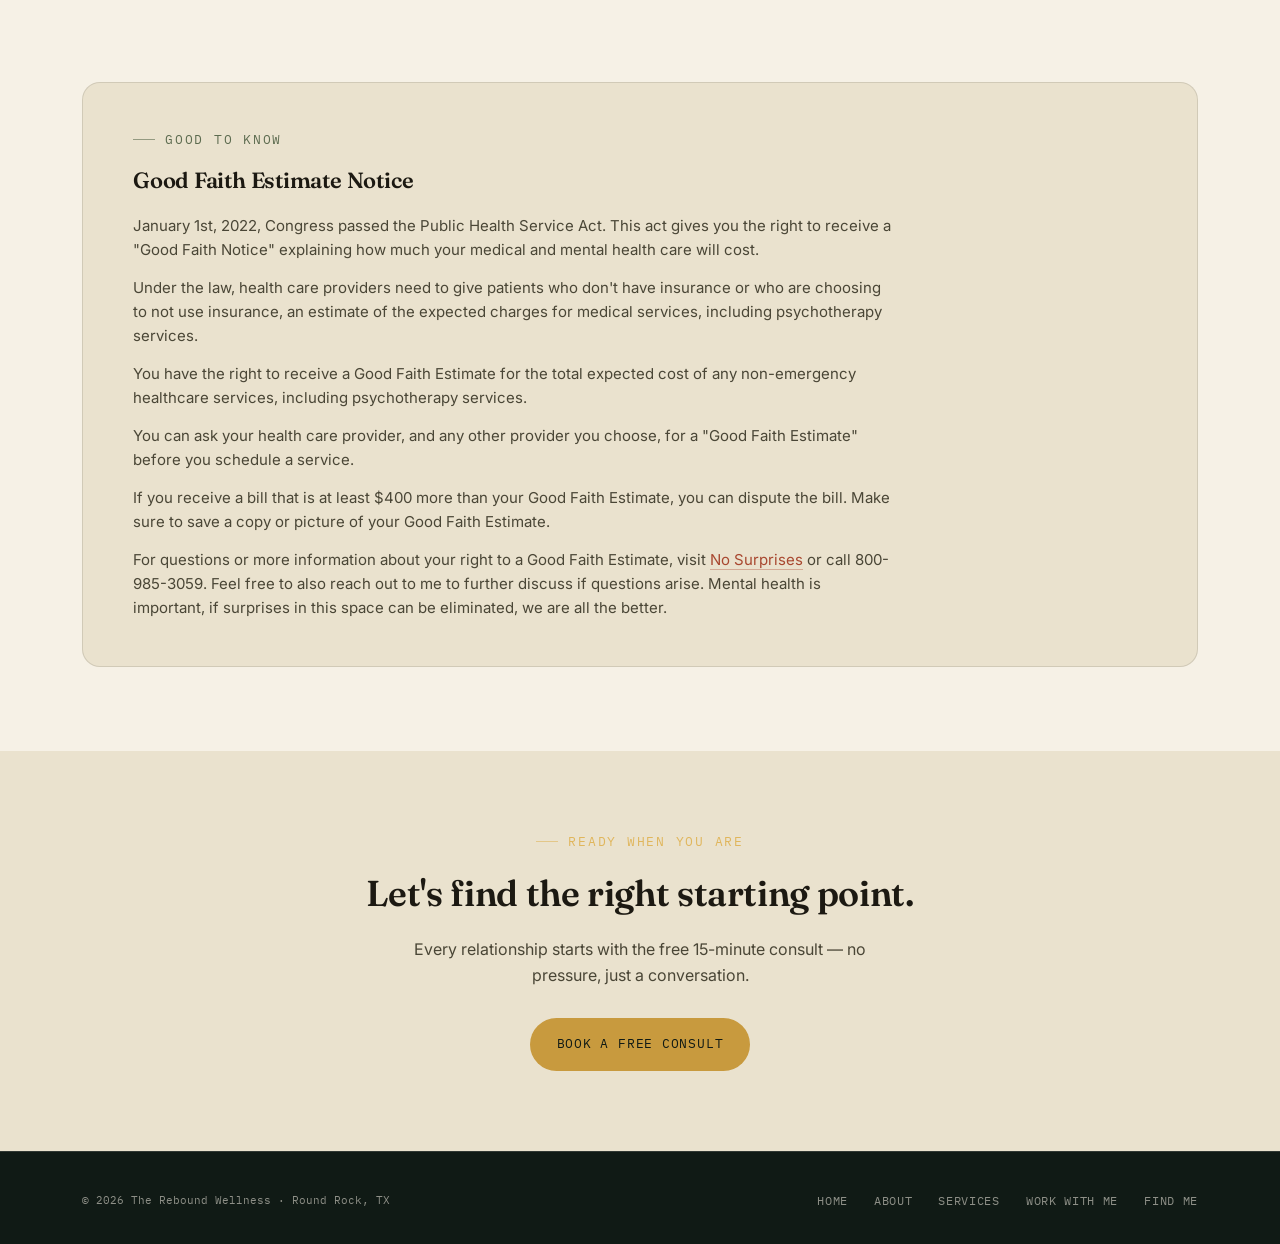
<file: services.html>
<!DOCTYPE html>
<html lang="en">
<head>
<meta charset="UTF-8">
<meta name="viewport" content="width=device-width, initial-scale=1.0">
<title>Services | The Rebound Wellness</title>
<meta name="description" content="Free consultation, therapy, and life coaching with Simone Deloach at The Rebound Wellness in Round Rock, TX.">
<link rel="preconnect" href="https://fonts.googleapis.com">
<link rel="preconnect" href="https://fonts.gstatic.com" crossorigin>
<link href="https://fonts.googleapis.com/css2?family=Fraunces:ital,opsz,wght@0,9..144,300..900;1,9..144,300..900&family=Inter:wght@400;500;600;700&family=IBM+Plex+Mono:wght@400;500&display=swap" rel="stylesheet">
<link rel="stylesheet" href="styles.css">
</head>
<body>

<nav class="nav" id="nav">
  <div class="wrap nav__row">
    <a href="index.html" class="nav__mark">
      <span class="nav__badge">R</span>
      <span class="nav__word">The Rebound Wellness<span>Round Rock, TX</span></span>
    </a>
    <div class="nav__links">
      <a href="index.html">Home</a>
      <a href="about.html">About</a>
      <a href="services.html" class="is-active">Services</a>
      <a href="work-with-me.html">Work With Me</a>
      <a href="find-me.html">Find Me</a>
    </div>
    <div class="nav__right">
      <a href="work-with-me.html" class="btn btn--ghost-dark btn--small">Book a Consult</a>
      <button class="nav__burger" id="burgerBtn" aria-label="Open menu"><span></span><span></span><span></span></button>
    </div>
  </div>
</nav>

<div class="mobile-menu" id="mobileMenu">
  <button class="mobile-close" id="mobileClose" aria-label="Close menu">&times;</button>
  <a href="index.html">Home</a>
  <a href="about.html">About</a>
  <a href="services.html" class="is-active">Services</a>
  <a href="work-with-me.html">Work With Me</a>
  <a href="find-me.html">Find Me</a>
</div>

<header class="page-hero">
  <svg class="page-hero__corner" viewBox="0 0 120 120" fill="none" aria-hidden="true">
    <path d="M10,110 C 30,40 90,20 112,60" stroke="#E0B65C" stroke-opacity="0.5" stroke-width="2" stroke-dasharray="4 8" stroke-linecap="round"/>
  </svg>
  <div class="wrap page-hero__grid">
    <div>
      <div class="eyebrow eyebrow--gold">Services</div>
      <h1>Three ways to work together.</h1>
      <p>We'll start with our 15-minute free consultation. Together on the call we will structure a therapeutic plan that best fits your current needs.</p>
    </div>
    <div class="page-hero__photo">
      <img src="images/simone-services.jpg" alt="Simone Deloach outside her office, next to the suite sign reading Simone Deloach, LMFT-A">
    </div>
  </div>
</header>

<section class="services">
  <div class="wrap">
    <div class="service-grid">
      <div class="service-card">
        <div class="service-card__num">01 · Free</div>
        <h3>15-Minute Consult</h3>
        <p>A free, no-obligation call to talk about what kind of support you're looking for right now. Come with a few questions — I'll have some too — and we'll get a feel for whether working together makes sense as a next step.</p>
        <a href="work-with-me.html" class="btn btn--ghost-light btn--small">Book now</a>
      </div>
      <div class="service-card">
        <div class="service-card__num">02 · Insurance / Private Pay</div>
        <h3>Therapy</h3>
        <p>Therapy is the work beneath the surface — the mental health challenges, old wounds, and long-held beliefs that get in the way of real healing. We'll look at what's happening now and where it traces back to, using evidence-based assessments to build a treatment plan we keep revisiting. There's no set finish line: some people are in and out in a season, others stay with it for years, and both are valid. Healing isn't a race — it's a process. Lean into it.</p>
        <a href="work-with-me.html" class="btn btn--ghost-light btn--small">Book now</a>
      </div>
      <div class="service-card">
        <div class="service-card__num">03 · Flat Rate</div>
        <h3>Life Coaching</h3>
        <p>Life coaching is present-and-future work — a focused conversation about a specific goal, built around your existing strengths rather than a diagnosis. We'll map out where you want to end up and work through what's standing in the way. Once you reach that goal, the engagement wraps up — unless a new one shows up, in which case we set a new plan and go again. It's meant to be shorter-term by design.</p>
        <a href="work-with-me.html" class="btn btn--ghost-light btn--small">Book now</a>
      </div>
    </div>
  </div>
</section>

<section class="notice section--tight">
  <div class="wrap">
    <div class="notice-card">
      <div class="eyebrow eyebrow--moss">Good to Know</div>
      <h3>Good Faith Estimate Notice</h3>
      <p>January 1st, 2022, Congress passed the Public Health Service Act. This act gives you the right to receive a "Good Faith Notice" explaining how much your medical and mental health care will cost.</p>
      <p>Under the law, health care providers need to give patients who don't have insurance or who are choosing to not use insurance, an estimate of the expected charges for medical services, including psychotherapy services.</p>
      <p>You have the right to receive a Good Faith Estimate for the total expected cost of any non-emergency healthcare services, including psychotherapy services.</p>
      <p>You can ask your health care provider, and any other provider you choose, for a "Good Faith Estimate" before you schedule a service.</p>
      <p>If you receive a bill that is at least $400 more than your Good Faith Estimate, you can dispute the bill. Make sure to save a copy or picture of your Good Faith Estimate.</p>
      <p>For questions or more information about your right to a Good Faith Estimate, visit <a href="https://www.cms.gov/nosurprises" target="_blank" rel="noopener">No Surprises</a> or call 800-985-3059. Feel free to also reach out to me to further discuss if questions arise. Mental health is important, if surprises in this space can be eliminated, we are all the better.</p>
    </div>
  </div>
</section>

<section class="cta-band">
  <div class="wrap">
    <div class="eyebrow eyebrow--gold eyebrow--center">Ready When You Are</div>
    <h2>Let's find the right starting point.</h2>
    <p>Every relationship starts with the free 15-minute consult — no pressure, just a conversation.</p>
    <a href="work-with-me.html" class="btn btn--gold">Book a free consult</a>
  </div>
</section>

<footer>
  <div class="wrap footer__row">
    <div class="footer__fine">© <span id="year"></span> The Rebound Wellness · Round Rock, TX</div>
    <div class="footer__links">
      <a href="index.html">Home</a>
      <a href="about.html">About</a>
      <a href="services.html">Services</a>
      <a href="work-with-me.html">Work With Me</a>
      <a href="find-me.html">Find Me</a>
    </div>
  </div>
</footer>

<script src="script.js"></script>
</body>
</html>
</file>
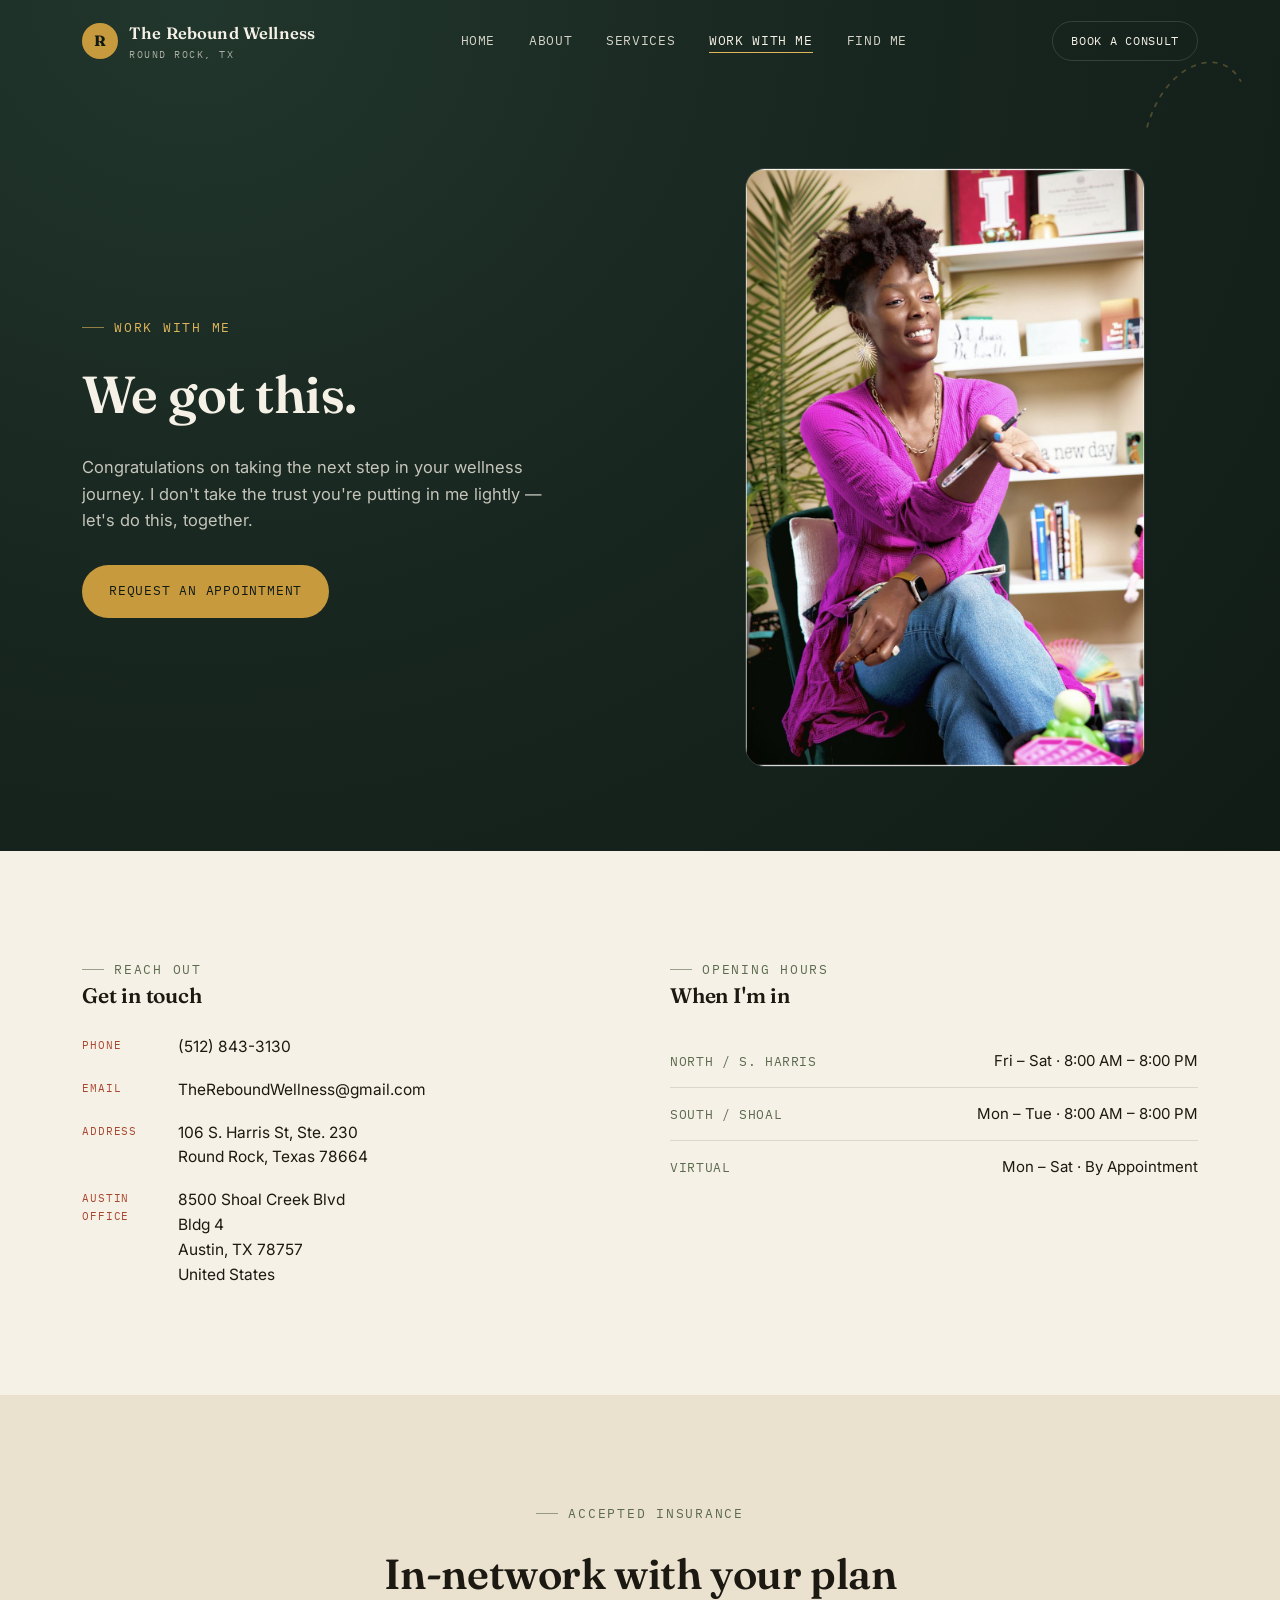
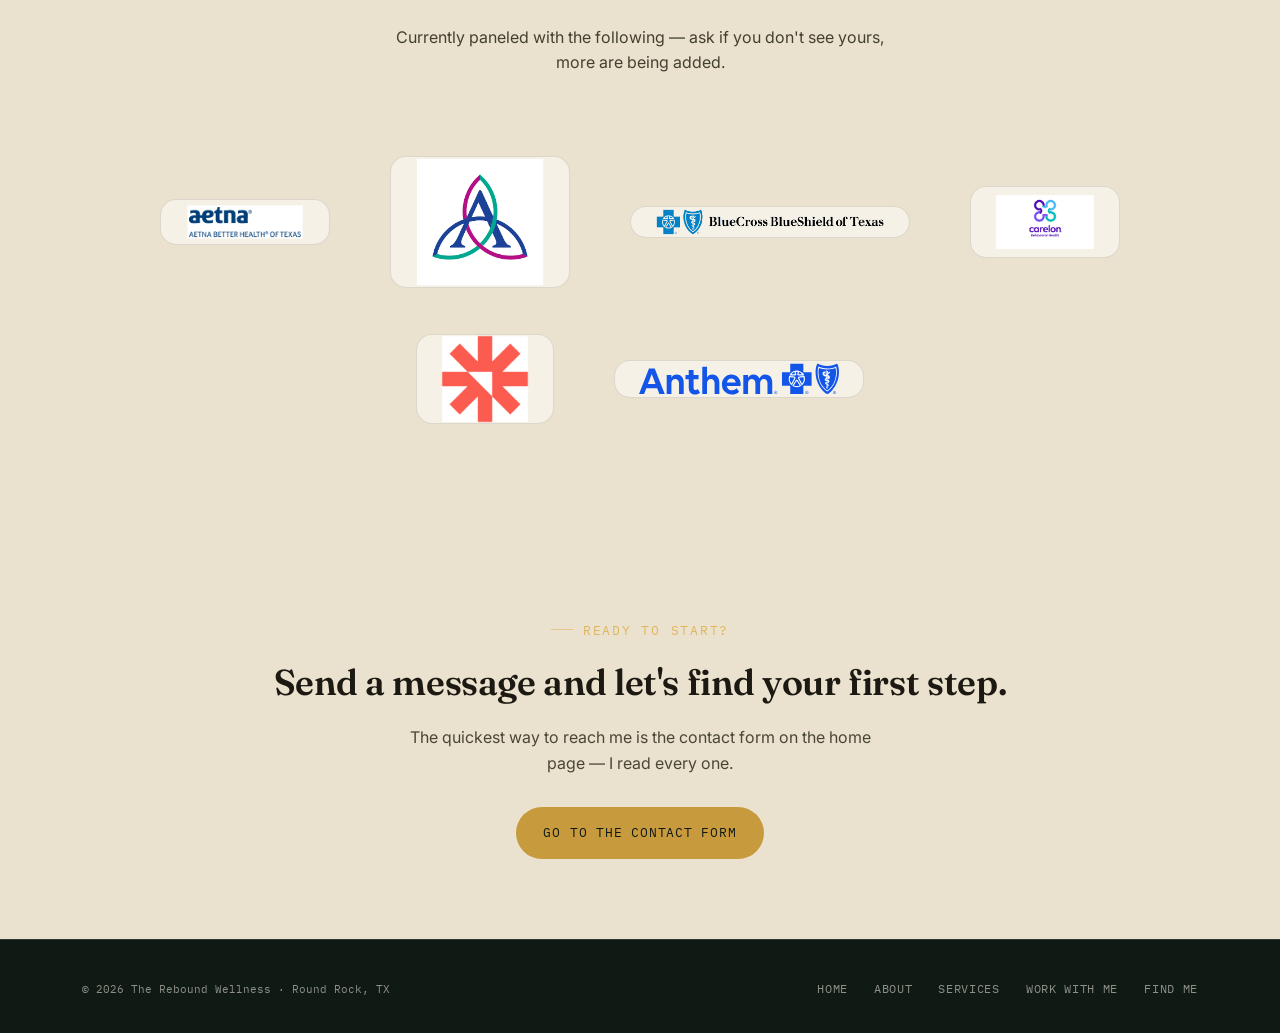
<file: work-with-me.html>
<!DOCTYPE html>
<html lang="en">
<head>
<meta charset="UTF-8">
<meta name="viewport" content="width=device-width, initial-scale=1.0">
<title>Work With Me | The Rebound Wellness</title>
<meta name="description" content="Office hours, contact details, and how to book an appointment with Simone Deloach at The Rebound Wellness.">
<link rel="preconnect" href="https://fonts.googleapis.com">
<link rel="preconnect" href="https://fonts.gstatic.com" crossorigin>
<link href="https://fonts.googleapis.com/css2?family=Fraunces:ital,opsz,wght@0,9..144,300..900;1,9..144,300..900&family=Inter:wght@400;500;600;700&family=IBM+Plex+Mono:wght@400;500&display=swap" rel="stylesheet">
<link rel="stylesheet" href="styles.css">
</head>
<body>

<nav class="nav" id="nav">
  <div class="wrap nav__row">
    <a href="index.html" class="nav__mark">
      <span class="nav__badge">R</span>
      <span class="nav__word">The Rebound Wellness<span>Round Rock, TX</span></span>
    </a>
    <div class="nav__links">
      <a href="index.html">Home</a>
      <a href="about.html">About</a>
      <a href="services.html">Services</a>
      <a href="work-with-me.html" class="is-active">Work With Me</a>
      <a href="find-me.html">Find Me</a>
    </div>
    <div class="nav__right">
      <a href="#request" class="btn btn--ghost-dark btn--small">Book a Consult</a>
      <button class="nav__burger" id="burgerBtn" aria-label="Open menu"><span></span><span></span><span></span></button>
    </div>
  </div>
</nav>

<div class="mobile-menu" id="mobileMenu">
  <button class="mobile-close" id="mobileClose" aria-label="Close menu">&times;</button>
  <a href="index.html">Home</a>
  <a href="about.html">About</a>
  <a href="services.html">Services</a>
  <a href="work-with-me.html" class="is-active">Work With Me</a>
  <a href="find-me.html">Find Me</a>
</div>

<header class="page-hero">
  <svg class="page-hero__corner" viewBox="0 0 120 120" fill="none" aria-hidden="true">
    <path d="M10,110 C 30,40 90,20 112,60" stroke="#E0B65C" stroke-opacity="0.5" stroke-width="2" stroke-dasharray="4 8" stroke-linecap="round"/>
  </svg>
  <div class="wrap page-hero__grid">
    <div>
      <div class="eyebrow eyebrow--gold">Work With Me</div>
      <h1>We got this.</h1>
      <p>Congratulations on taking the next step in your wellness journey. I don't take the trust you're putting in me lightly — let's do this, together.</p>
      <div class="page-hero__ctas">
        <a href="#request" class="btn btn--gold">Request an appointment</a>
      </div>
    </div>
    <div class="page-hero__photo">
      <img src="images/simone-work-with-me.jpg" alt="Simone Deloach in her office">
    </div>
  </div>
</header>

<section id="request">
  <div class="wrap info-grid">
    <div class="info-block">
      <div class="eyebrow eyebrow--moss">Reach Out</div>
      <h3>Get in touch</h3>
      <div class="reach-list">
        <div class="reach-list__item">
          <div class="reach-list__label">Phone</div>
          <div class="reach-list__value"><a href="tel:5128433130">(512) 843-3130</a></div>
        </div>
        <div class="reach-list__item">
          <div class="reach-list__label">Email</div>
          <div class="reach-list__value"><a href="mailto:TheReboundWellness@gmail.com">TheReboundWellness@gmail.com</a></div>
        </div>
        <div class="reach-list__item">
          <div class="reach-list__label">Address</div>
          <div class="reach-list__value">106 S. Harris St, Ste. 230<br>Round Rock, Texas 78664</div>
        </div>
        <div class="reach-list__item">
          <div class="reach-list__label">Austin Office</div>
          <div class="reach-list__value">8500 Shoal Creek Blvd<br>Bldg 4<br>Austin, TX 78757<br>United States</div>
        </div>
      </div>
    </div>
    <div class="info-block">
      <div class="eyebrow eyebrow--moss">Opening Hours</div>
      <h3>When I'm in</h3>
      <table class="hours-table">
        <tr><td>North / S. Harris</td><td>Fri – Sat · 8:00 AM – 8:00 PM</td></tr>
        <tr><td>South / Shoal</td><td>Mon – Tue · 8:00 AM – 8:00 PM</td></tr>
        <tr><td>Virtual</td><td>Mon – Sat · By Appointment</td></tr>
      </table>
    </div>
  </div>
</section>

<section class="insurance-cloud">
  <div class="wrap">
    <div class="section-head section-head--center">
      <div class="eyebrow eyebrow--moss eyebrow--center">Accepted Insurance</div>
      <h2>In-network with your plan</h2>
      <p>Currently paneled with the following — ask if you don't see yours, more are being added.</p>
    </div>
    <div class="insurance-float">
      <div class="insurance-chip"><img src="images/insurance/aetna.png" alt="Aetna Better Health of Texas"></div>
      <div class="insurance-chip"><img src="images/insurance/ascension.png" alt="Ascension"></div>
      <div class="insurance-chip"><img src="images/insurance/bcbs.png" alt="BlueCross BlueShield of Texas"></div>
      <div class="insurance-chip"><img src="images/insurance/carelon.png" alt="Carelon Behavioral Health"></div>
      <div class="insurance-chip"><img src="images/insurance/sendero.png" alt="Insurance partner"></div>
      <div class="insurance-chip"><img src="images/insurance/anthem.svg" alt="Anthem Blue Cross Blue Shield"></div>
    </div>
  </div>
</section>

<section class="cta-band">
  <div class="wrap">
    <div class="eyebrow eyebrow--gold eyebrow--center">Ready to Start?</div>
    <h2>Send a message and let's find your first step.</h2>
    <p>The quickest way to reach me is the contact form on the home page — I read every one.</p>
    <a href="index.html#connect" class="btn btn--gold">Go to the contact form</a>
  </div>
</section>

<footer>
  <div class="wrap footer__row">
    <div class="footer__fine">© <span id="year"></span> The Rebound Wellness · Round Rock, TX</div>
    <div class="footer__links">
      <a href="index.html">Home</a>
      <a href="about.html">About</a>
      <a href="services.html">Services</a>
      <a href="work-with-me.html">Work With Me</a>
      <a href="find-me.html">Find Me</a>
    </div>
  </div>
</footer>

<script src="script.js"></script>
</body>
</html>
</file>
<file: styles.css>
/* ==========================================================================
   The Rebound Wellness — shared design system
   ========================================================================== */

:root{
  --court:#182620;
  --court-deep:#101a15;
  --bone:#F6F1E6;
  --bone-dim:#EAE2CE;
  --gold:#C89A3E;
  --gold-bright:#E0B65C;
  --ember:#A8472F;
  --moss:#5C6B4F;
  --ink:#1C1912;
  --line-on-dark: rgba(246,241,230,0.14);
  --line-on-light: rgba(28,25,18,0.12);

  --font-display: 'Fraunces', serif;
  --font-body: 'Inter', sans-serif;
  --font-mono: 'IBM Plex Mono', monospace;

  --wrap: 1180px;
}

*{ box-sizing: border-box; margin:0; padding:0; }
html{ scroll-behavior: smooth; scroll-padding-top: 90px; }
body{
  background: var(--bone);
  color: var(--ink);
  font-family: var(--font-body);
  font-size: 16px;
  line-height: 1.6;
  -webkit-font-smoothing: antialiased;
}
img,svg{ display:block; max-width:100%; }
a{ color: inherit; text-decoration:none; }
ul{ list-style:none; }
button{ font-family: inherit; cursor:pointer; }
.wrap{ width: 100%; max-width: var(--wrap); margin: 0 auto; padding: 0 32px; }

.eyebrow{
  font-family: var(--font-mono);
  font-size: 12.5px;
  letter-spacing: 0.14em;
  text-transform: uppercase;
  display:flex; align-items:center; gap:10px;
}
.eyebrow::before{
  content:""; width:22px; height:1px; background: currentColor; opacity:0.6;
}
.eyebrow--gold{ color: var(--gold-bright); }
.eyebrow--moss{ color: var(--moss); }
.eyebrow--center{ justify-content:center; }

h1,h2,h3{ font-family: var(--font-display); font-weight: 600; letter-spacing: -0.01em; }

.btn{
  display:inline-flex; align-items:center; gap:10px;
  font-family: var(--font-mono);
  font-size: 13px; letter-spacing:0.06em; text-transform: uppercase;
  padding: 15px 26px;
  border-radius: 999px;
  border: 1px solid transparent;
  background:none;
  transition: transform 0.25s ease, background 0.25s ease, color 0.25s ease, border-color .25s ease;
}
.btn:hover{ transform: translateY(-2px); }
.btn--gold{ background: var(--gold); color: var(--court-deep); }
.btn--gold:hover{ background: var(--gold-bright); }
.btn--ghost-dark{ border-color: var(--line-on-dark); color: var(--bone); }
.btn--ghost-dark:hover{ border-color: var(--gold-bright); color: var(--gold-bright); }
.btn--ghost-light{ border-color: var(--line-on-light); color: var(--ink); }
.btn--ghost-light:hover{ border-color: var(--ember); color: var(--ember); }
.btn--small{ padding: 10px 18px; font-size:11.5px; }

/* ---------- NAV ---------- */
.nav{
  position: fixed; top:0; left:0; right:0; z-index: 100;
  padding: 20px 0;
  transition: background .35s ease, padding .35s ease, border-color .35s ease;
  border-bottom: 1px solid transparent;
}
.nav.is-scrolled{
  background: rgba(246,241,230,0.92);
  backdrop-filter: blur(10px);
  padding: 13px 0;
  border-bottom-color: var(--line-on-light);
}
/* interior pages start with a dark hero already, so the nav needs to sit
   readably before scroll too — pages without the tall animated hero opt
   into .nav--solid to render on a bone background from the start */
.nav--solid{ background: rgba(246,241,230,0.92); backdrop-filter: blur(10px); border-bottom-color: var(--line-on-light); }
.nav--solid .nav__mark, .nav--solid .nav__links a, .nav--solid .nav__burger span{ color: var(--ink) !important; }
.nav--solid .nav__burger span{ background: var(--ink); }

.nav__row{ display:flex; align-items:center; justify-content:space-between; }
.nav__mark{ display:flex; align-items:center; gap:11px; color: var(--bone); }
.nav.is-scrolled .nav__mark{ color: var(--ink); }
.nav__badge{
  width:36px; height:36px; border-radius:50%;
  background: var(--gold);
  color: var(--court-deep);
  font-family: var(--font-display); font-weight:700; font-size:15px;
  display:flex; align-items:center; justify-content:center;
  flex-shrink:0;
}
.nav__word{ font-family: var(--font-display); font-size:16.5px; font-weight:600; letter-spacing:0.01em; }
.nav__word span{ display:block; font-family: var(--font-mono); font-size:9.5px; letter-spacing:0.16em; text-transform:uppercase; opacity:0.65; font-weight:400; margin-top:1px;}

.nav__links{ display:flex; align-items:center; gap:34px; }
.nav__links a{
  font-family: var(--font-mono); font-size:12.5px; letter-spacing:0.05em; text-transform:uppercase;
  color: var(--bone); opacity:0.85; position:relative; padding-bottom:3px;
}
.nav.is-scrolled .nav__links a{ color: var(--ink); }
.nav__links a::after{
  content:""; position:absolute; left:0; bottom:0; width:0; height:1px; background: var(--gold-bright);
  transition: width .25s ease;
}
.nav__links a:hover::after{ width:100%; }
.nav__links a.is-active{ opacity:1; }
.nav__links a.is-active::after{ width:100%; }
.nav__right{ display:flex; align-items:center; gap:22px; }

.nav__burger{
  display:none; flex-direction:column; gap:5px; background:none; border:none; padding:6px;
}
.nav__burger span{ width:22px; height:2px; background: var(--bone); display:block; }
.nav.is-scrolled .nav__burger span{ background: var(--ink); }

.mobile-menu{
  position: fixed; inset:0; background: var(--court-deep); z-index: 99;
  display:flex; flex-direction:column; align-items:center; justify-content:center; gap:28px;
  transform: translateY(-100%); transition: transform .4s ease;
}
.mobile-menu.is-open{ transform: translateY(0); }
.mobile-menu a{ font-family: var(--font-display); font-size: 30px; color: var(--bone); }
.mobile-menu a:hover{ color: var(--gold-bright); }
.mobile-menu a.is-active{ color: var(--gold-bright); }
.mobile-close{ position:absolute; top:24px; right:28px; background:none; border:none; color:var(--bone); font-size:28px; }

/* ---------- HOME HERO (index.html only) ---------- */
.hero{
  position:relative;
  background: radial-gradient(120% 140% at 85% 0%, #21362c 0%, var(--court) 45%, var(--court-deep) 100%);
  color: var(--bone);
  padding: 168px 0 110px;
  overflow:hidden;
}
.hero__bgword{
  position:absolute; top:8%; left:-4%;
  font-family: var(--font-display); font-weight:700; font-size: 260px;
  color: rgba(246,241,230,0.035);
  letter-spacing: -0.03em; white-space:nowrap; transform: rotate(-4deg);
  pointer-events:none; user-select:none;
}
.hero__grid{
  position:relative; z-index:2;
  display:grid; grid-template-columns: 1.05fr 0.85fr; gap:50px; align-items:center;
}
.hero__eyebrow{ margin-bottom: 26px; }
.hero h1{
  font-size: clamp(38px, 5vw, 62px);
  line-height: 1.06;
  max-width: 640px;
}
.hero h1 em{ font-style: italic; color: var(--gold-bright); font-weight:500; }
.hero__sub{
  margin-top: 24px; max-width: 460px;
  font-size: 17px; color: rgba(246,241,230,0.78);
}
.hero__ctas{ margin-top: 38px; display:flex; gap:16px; flex-wrap:wrap; }

.hero__visual{ position:relative; width:100%; aspect-ratio: 1/0.92; }
.hero__visual svg{ width:100%; height:100%; }
.arc-path{
  stroke-dasharray: 6 10;
  stroke-dashoffset: 900;
  animation: draw-arc 2.4s 0.4s cubic-bezier(.4,.1,.2,1) forwards;
}
.arc-hoop-ring{ opacity:0; animation: fade-in 0.6s 2.2s ease forwards; }
.arc-ball{
  opacity:0; transform-origin: center;
  animation: fade-in 0.4s 2.1s ease forwards, pulse-ball 2.4s 2.5s ease-in-out infinite;
}
@keyframes draw-arc{ to{ stroke-dashoffset: 0; } }
@keyframes fade-in{ to{ opacity:1; } }
@keyframes pulse-ball{
  0%,100%{ transform: scale(1); opacity:1; }
  50%{ transform: scale(1.35); opacity:0.55; }
}
@media (prefers-reduced-motion: reduce){
  .arc-path{ animation:none; stroke-dashoffset:0; }
  .arc-hoop-ring,.arc-ball{ animation:none; opacity:1; }
}

.hero__scroll{
  position:absolute; bottom:36px; left:32px; z-index:2;
  display:flex; align-items:center; gap:10px;
  font-family: var(--font-mono); font-size:11px; letter-spacing:0.14em; text-transform:uppercase;
  color: rgba(246,241,230,0.55);
}
.hero__scroll-line{ width:1px; height:34px; background: linear-gradient(var(--gold-bright), transparent); }

/* ---------- INTERIOR PAGE HERO (about/services/work-with-me/find-me) ---------- */
.page-hero{
  position:relative; overflow:hidden;
  background: radial-gradient(120% 160% at 15% 0%, #21362c 0%, var(--court) 45%, var(--court-deep) 100%);
  color: var(--bone);
  padding: 168px 0 84px;
}
.page-hero__corner{
  position:absolute; top:26px; right:32px; width:110px; height:110px; opacity:0.55;
}
.page-hero h1{ font-size: clamp(34px,4.6vw,52px); margin-top:16px; max-width:640px; }
.page-hero p{ margin-top:18px; max-width:480px; font-size:16.5px; color: rgba(246,241,230,0.78); }
.page-hero__ctas{ margin-top:32px; display:flex; gap:16px; flex-wrap:wrap; }

.page-hero__grid{ position:relative; z-index:2; display:grid; grid-template-columns: 1.15fr 0.85fr; gap:50px; align-items:center; }
.page-hero__photo img{
  width:100%; max-width:400px; height:auto; display:block;
  border-radius:20px; border:1px solid var(--line-on-dark);
}

/* ---------- SECTION SHARED ---------- */
section{ padding: 108px 0; }
.section--tight{ padding: 84px 0; }
.section-head{ max-width: 620px; margin-bottom: 56px; }
.section-head h2{ font-size: clamp(30px,3.4vw,42px); margin-top:18px; }
.section-head p{ margin-top:16px; color: #43402f; font-size:16px; max-width:520px; }
.section-head--center{ margin-left:auto; margin-right:auto; text-align:center; }
.section-head--center p{ margin-left:auto; margin-right:auto; }
.section-head--center .eyebrow{ justify-content:center; }

/* ---------- JOURNEY / TIMELINE ---------- */
.journey{ background: var(--bone); position:relative; }
.journey__head{ display:grid; grid-template-columns: 1.1fr 0.9fr; gap:50px; align-items:center; margin-bottom:56px; }
.journey__head .section-head{ margin-bottom:0; }
.journey__photo{ position:relative; overflow:hidden; height:320px; border-radius:16px; border:1px solid var(--line-on-light); }
.journey__photo img{ width:100%; height:100%; object-fit:cover; object-position: 50% 15%; display:block; }
.timeline{ border-top: 1px solid var(--line-on-light); }
.tl-item{
  display:grid; grid-template-columns: 130px 40px 1fr;
  gap: 0 26px;
  padding: 34px 0;
  border-bottom: 1px solid var(--line-on-light);
}
.tl-item__date{
  font-family: var(--font-mono); font-size:14px; letter-spacing:0.04em; color: var(--ember);
  padding-top:4px;
}
.tl-item__rail{ display:flex; justify-content:center; }
.tl-item__dot{
  width:11px; height:11px; border-radius:50%; background: var(--gold); margin-top:8px;
  box-shadow: 0 0 0 5px var(--bone-dim);
}
.tl-item__title{ font-family: var(--font-display); font-size:21px; font-weight:600; margin-bottom:8px; }
.tl-item__body{ color:#4a4636; max-width: 620px; font-size:15.5px; }

/* ---------- ACTION PHOTO (full-bleed) ---------- */
.action-photo{ position:relative; height: min(78vh, 640px); overflow:hidden; padding:0; }
.action-photo img{ width:100%; height:100%; object-fit:cover; object-position: 50% 18%; display:block; }

/* ---------- QUOTE ---------- */
.quote-band{
  background: var(--court-deep); color: var(--bone);
  position:relative; overflow:hidden;
}
.quote-band::before{
  content:""; position:absolute; inset:0;
  background-image: repeating-linear-gradient(115deg, rgba(246,241,230,0.03) 0 1px, transparent 1px 64px);
}
.quote-inner{ position:relative; max-width: 780px; margin:0 auto; text-align:center; }
.quote-mark{
  font-family: var(--font-display); font-size:80px; color: var(--gold); line-height:1; margin-bottom:6px;
}
.quote-text{
  font-family: var(--font-display); font-weight:400; font-style:italic;
  font-size: clamp(22px,2.6vw,30px); line-height:1.4; color: var(--bone);
}
.quote-cite{
  margin-top: 28px; font-family: var(--font-mono); font-size:12.5px; letter-spacing:0.08em;
  text-transform:uppercase; color: var(--gold-bright);
}

.quote-carousel{ position:relative; margin-top:8px; }
.quote-viewport{ overflow:hidden; }
.quote-track{ display:flex; transition: transform 0.5s cubic-bezier(.4,.1,.2,1); }
.quote-slide{ flex:0 0 100%; min-width:0; padding:0 48px; }
.quote-arrow{
  position:absolute; top:50%; transform:translateY(-50%); z-index:2;
  width:38px; height:38px; border-radius:50%;
  border:1px solid var(--line-on-dark); background: var(--court-deep); color: var(--bone);
  font-size:20px; line-height:1; cursor:pointer;
  display:flex; align-items:center; justify-content:center;
  transition: border-color .25s ease, color .25s ease;
}
.quote-arrow:hover{ border-color: var(--gold-bright); color: var(--gold-bright); }
.quote-arrow--prev{ left:-6px; }
.quote-arrow--next{ right:-6px; }
.quote-arrow[hidden]{ display:none; }
.quote-dots{ display:flex; justify-content:center; gap:9px; margin-top:30px; }
.quote-dots[hidden]{ display:none; }
.quote-dot{
  width:7px; height:7px; padding:0; border-radius:50%; border:none;
  background: rgba(246,241,230,0.3); cursor:pointer;
  transition: background .25s ease, transform .25s ease;
}
.quote-dot:hover{ background: rgba(246,241,230,0.55); }
.quote-dot.is-active{ background: var(--gold-bright); transform:scale(1.25); }

/* ---------- SERVICES ---------- */
.services{ background: var(--bone); }
.service-grid{ display:grid; grid-template-columns: repeat(3,1fr); gap:1px; background: var(--line-on-light); border:1px solid var(--line-on-light); }
.service-card{
  background: var(--bone); padding: 44px 34px;
  display:flex; flex-direction:column; min-height: 340px;
  transition: background .3s ease;
}
.service-card:hover{ background: var(--bone-dim); }
.service-card__num{ font-family: var(--font-mono); font-size:13px; color: var(--gold); letter-spacing:0.05em; }
.service-card h3{ font-size:23px; margin-top:18px; margin-bottom:14px; }
.service-card p{ color:#4a4636; font-size:15px; flex-grow:1; }
.service-card .btn{ align-self:flex-start; margin-top:24px; }

/* ---------- PARTNERS strip (teaser row) ---------- */
.partners{ padding: 70px 0; background: var(--bone-dim); }
.partners__row{ display:flex; flex-wrap:wrap; align-items:center; justify-content:center; gap: 14px 0; }
.partners__row span.mark{ font-family: var(--font-mono); font-size:13px; letter-spacing:0.06em; text-transform:uppercase; color: var(--moss); padding: 0 22px; }
.partners__row span.sep{ color: var(--gold); opacity:0.7; font-size:13px; }
.partners__label{ text-align:center; margin-bottom:30px; }
.partners__more{ text-align:center; margin-top:34px; }

/* ---------- SPOTLIGHTS (Find Me page) ---------- */
.spotlight{
  display:grid; grid-template-columns: 90px 1fr; gap:0 30px;
  padding: 48px 0; border-bottom: 1px solid var(--line-on-light);
  align-items:start;
}
.spotlight:first-child{ border-top: 1px solid var(--line-on-light); }
.spotlight__num{ font-family: var(--font-mono); font-size:15px; color: var(--gold); padding-top:6px; }
.spotlight__body h3{ font-size:26px; margin-bottom:14px; }
.spotlight__body p{ color:#4a4636; font-size:15.5px; max-width:640px; margin-bottom:16px; }
.spotlight__title{ display:flex; align-items:center; gap:16px; flex-wrap:wrap; margin-bottom:14px; }
.spotlight__title h3{ margin-bottom:0; }
.spotlight__logo{ height:28px; width:auto; display:block; }
.spotlight__logo--micr{ height:44px; }

/* ---------- NOTICE CARD (full Good Faith Estimate section) ---------- */
.notice{ background: var(--bone); }
.notice-card{
  background: var(--bone-dim); border:1px solid var(--line-on-light); border-radius: 18px;
  padding: 46px 50px;
}
.notice-card h3{ font-size:22px; margin-top:14px; margin-bottom:16px; }
.notice-card p{ color:#4a4636; font-size:15px; max-width:760px; margin-bottom:14px; }
.notice-card p:last-child{ margin-bottom:0; }
.notice-card a{ color: var(--ember); border-bottom:1px solid rgba(168,71,47,0.35); }

/* ---------- GOOD FAITH STRIP ---------- */
.gfe-strip{ background: var(--court); color: rgba(246,241,230,0.72); padding: 26px 0; font-size:13px; line-height:1.7; }
.gfe-strip .wrap{ display:flex; gap:18px; align-items:flex-start; }
.gfe-strip strong{ color: var(--bone); }
.gfe-strip a{ color: var(--gold-bright); border-bottom:1px solid rgba(224,182,92,0.4); }
.gfe-icon{ font-family: var(--font-mono); color: var(--gold-bright); flex-shrink:0; }

/* ---------- BIO / ABOUT ---------- */
.bio{ background: var(--bone); }
.bio__grid{ display:grid; grid-template-columns: 220px 1fr; gap:50px; align-items:start; }
.bio__badge{
  width:180px; height:180px; border-radius:50%;
  background: radial-gradient(circle at 35% 30%, #21362c, var(--court-deep));
  display:flex; align-items:center; justify-content:center;
  font-family: var(--font-display); font-weight:700; font-size:56px; color: var(--gold-bright);
  border: 1px solid var(--line-on-light);
  overflow: hidden;
}
.bio__badge img{ width:100%; height:100%; object-fit:cover; display:block; }
.bio__name{ font-size: clamp(28px,3vw,38px); margin-bottom:16px; }
.bio__chips{ display:flex; flex-wrap:wrap; gap:10px; margin: 20px 0 26px; }
.bio__chip{
  font-family: var(--font-mono); font-size:12px; letter-spacing:0.04em; text-transform:uppercase;
  padding: 8px 14px; border-radius: 999px; border:1px solid var(--line-on-light); color: var(--moss);
}
.bio__social{ display:flex; gap:22px; margin-top:8px; }
.bio__social a{ font-family: var(--font-mono); font-size:12.5px; letter-spacing:0.05em; text-transform:uppercase; color: var(--ember); }
.bio__social a:hover{ text-decoration: underline; }

.goal-panel{ background: var(--court-deep); color: var(--bone); border-radius: 20px; padding: 56px; margin-top: 90px; }
.goal-panel__grid{ display:grid; grid-template-columns: 1fr auto; gap: 40px; align-items:center; }
.goal-panel h3{ font-size: clamp(24px,2.6vw,30px); margin-top:14px; max-width:560px; }
.goal-panel p{ margin-top:16px; color: rgba(246,241,230,0.78); max-width:560px; font-size:15.5px; }

.newsletter{ background: var(--bone-dim); padding: 80px 0; }
.newsletter__inner{ max-width:560px; margin:0 auto; text-align:center; }
.newsletter__inner h2{ font-size: clamp(26px,3vw,34px); margin-top:14px; }
.newsletter__inner p{ margin-top:14px; color:#4a4636; }
.newsletter__form{ display:flex; gap:12px; margin-top:30px; max-width:420px; margin-left:auto; margin-right:auto; }
.newsletter__form input{
  flex-grow:1; border:1.5px solid var(--line-on-light); background: var(--bone); border-radius: 999px;
  padding: 13px 20px; font-family: var(--font-body); font-size:14.5px; color: var(--ink);
}
.newsletter__form input:focus{ outline:none; border-color: var(--ember); }
.newsletter__note{ display:none; margin-top:18px; font-family: var(--font-mono); font-size:13px; color: var(--moss); }
.newsletter__note.is-visible{ display:block; }
.newsletter.is-sent form{ display:none; }

/* ---------- HOURS / INFO (Work With Me page) ---------- */
.info-grid{ display:grid; grid-template-columns: 1fr 1fr; gap: 60px; }
.info-block h3{ font-size:21px; margin-bottom:22px; }
.hours-table{ width:100%; border-collapse:collapse; }
.hours-table tr{ border-bottom: 1px solid var(--line-on-light); }
.hours-table tr:last-child{ border-bottom:none; }
.hours-table td{ padding: 14px 0; font-size:15px; }
.hours-table td:first-child{ font-family: var(--font-mono); font-size:12.5px; letter-spacing:0.05em; text-transform:uppercase; color: var(--moss); }
.hours-table td:last-child{ text-align:right; color: var(--ink); }
.reach-list{ display:flex; flex-direction:column; gap:18px; }
.reach-list__item{ display:flex; gap:16px; }
.reach-list__label{ font-family: var(--font-mono); font-size:11px; letter-spacing:0.08em; text-transform:uppercase; color: var(--ember); width:80px; flex-shrink:0; padding-top:2px; }
.reach-list__value{ font-size:15.5px; }
.reach-list__value a:hover{ color: var(--ember); }

/* ---------- CONTACT ---------- */
.contact{ background: var(--court-deep); color: var(--bone); }
.contact__grid{ display:grid; grid-template-columns: 0.85fr 1fr; gap:70px; }
.contact h2{ font-size: clamp(30px,3.4vw,42px); margin-top:18px; color:var(--bone); }
.contact__intro{ margin-top:18px; color: rgba(246,241,230,0.72); max-width:420px; font-size:16px; }
.contact__info{ margin-top:40px; display:flex; flex-direction:column; gap:22px; }
.contact__info-item{ display:flex; gap:16px; }
.contact__info-label{ font-family: var(--font-mono); font-size:11px; letter-spacing:0.1em; text-transform:uppercase; color: var(--gold-bright); width:90px; flex-shrink:0; padding-top:2px; }
.contact__info-value{ font-size:15.5px; color: var(--bone); }
.contact__info-value a:hover{ color: var(--gold-bright); }

.form-panel{ background: var(--bone); color: var(--ink); border-radius: 18px; padding: 40px; }
.form-row{ display:grid; grid-template-columns: 1fr 1fr; gap:20px; }
.field{ margin-bottom: 22px; }
.field label{ display:block; font-family: var(--font-mono); font-size:11px; letter-spacing:0.08em; text-transform:uppercase; color: var(--moss); margin-bottom:8px; }
.field input, .field textarea{
  width:100%; border:none; border-bottom: 1.5px solid var(--line-on-light);
  background:transparent; padding: 9px 2px; font-family: var(--font-body); font-size:15px; color: var(--ink);
  transition: border-color .25s ease;
}
.field input:focus, .field textarea:focus{ outline:none; border-color: var(--ember); }
.field textarea{ resize: vertical; min-height:90px; }
.form-panel .btn{ width:100%; justify-content:center; margin-top:6px; }
.form-note{ display:none; text-align:center; padding: 30px 10px; font-family: var(--font-display); font-size:19px; }
.form-note.is-visible{ display:block; }
.form-panel.is-sent form{ display:none; }

/* ---------- INSURANCE CLOUD (floating logo chips) ---------- */
.insurance-cloud{ background: var(--bone-dim); }
.insurance-float{
  display:flex; flex-wrap:wrap; justify-content:center; align-items:center;
  gap: 46px 60px; margin-top: 56px; padding: 24px 0 8px;
}
.insurance-chip{
  height: var(--chip-h, 70px); background: var(--bone); border:1px solid var(--line-on-light); border-radius: 16px;
  padding: 0 24px; display:flex; align-items:center; justify-content:center;
  animation: insurance-bob var(--bob-dur, 4.5s) ease-in-out infinite,
             insurance-pulse var(--pulse-dur, 5s) ease-in-out infinite;
  will-change: translate, scale;
}
.insurance-chip img{ display:block; height:100%; width:auto; max-width: 100%; object-fit:contain; }

.insurance-chip:nth-child(1){ --chip-h:46px; max-width:170px; --bob-dur:4.3s; --pulse-dur:5.7s; animation-delay: 0s, -1s; }
.insurance-chip:nth-child(2){ --chip-h:132px; max-width:180px; --bob-dur:5.2s; --pulse-dur:4.4s; animation-delay: -1.4s, -2.3s; }
.insurance-chip:nth-child(3){ --chip-h:32px; max-width:280px; --bob-dur:3.8s; --pulse-dur:6.1s; animation-delay: -2.6s, -0.5s; }
.insurance-chip:nth-child(4){ --chip-h:72px; max-width:150px; --bob-dur:4.7s; --pulse-dur:5.1s; animation-delay: -0.8s, -3.1s; }
.insurance-chip:nth-child(5){ --chip-h:90px; max-width:150px; --bob-dur:5.5s; --pulse-dur:4.9s; animation-delay: -3.3s, -1.6s; }
.insurance-chip:nth-child(6){ --chip-h:38px; max-width:250px; --bob-dur:4.0s; --pulse-dur:5.4s; animation-delay: -1.9s, -2.8s; }

@keyframes insurance-bob{
  0%, 100%{ translate: 0 0; }
  50%{ translate: 0 -10px; }
}
@keyframes insurance-pulse{
  0%, 100%{ scale: 1; }
  50%{ scale: 1.1; }
}
@media (prefers-reduced-motion: reduce){
  .insurance-chip{ animation: none; }
}

/* ---------- CTA BAND (generic, used on interior pages) ---------- */
.cta-band{ background: var(--bone-dim); padding: 80px 0; text-align:center; }
.cta-band h2{ font-size: clamp(26px,3vw,36px); margin-top:14px; }
.cta-band p{ margin-top:14px; color:#4a4636; max-width:480px; margin-left:auto; margin-right:auto; }
.cta-band .btn{ margin-top:30px; }

/* ---------- FOOTER ---------- */
footer{ background: var(--court-deep); color: rgba(246,241,230,0.55); padding: 40px 0 34px; border-top:1px solid var(--line-on-dark); }
.footer__row{ display:flex; justify-content:space-between; align-items:center; flex-wrap:wrap; gap:16px; }
.footer__links{ display:flex; gap:26px; }
.footer__links a{ font-family: var(--font-mono); font-size:11.5px; letter-spacing:0.06em; text-transform:uppercase; }
.footer__links a:hover{ color: var(--gold-bright); }
.footer__fine{ font-family: var(--font-mono); font-size:11px; }

/* ---------- RESPONSIVE ---------- */
@media (max-width: 940px){
  .hero__grid{ grid-template-columns: 1fr; }
  .hero__visual{ max-width: 380px; margin-top:20px; }
  .journey__head{ grid-template-columns: 1fr; gap:28px; }
  .journey__photo{ height: 280px; }
  .page-hero__grid{ grid-template-columns: 1fr; }
  .page-hero__photo{ margin-top:28px; }
  .page-hero__photo img{ max-width: 320px; }
  .service-grid{ grid-template-columns: 1fr; }
  .contact__grid{ grid-template-columns: 1fr; gap:44px; }
  .nav__links, .nav__right .btn--ghost-dark{ display:none; }
  .nav__burger{ display:flex; }
  .tl-item{ grid-template-columns: 90px 26px 1fr; }
  .bio__grid{ grid-template-columns: 1fr; }
  .bio__badge{ width:130px; height:130px; font-size:42px; }
  .goal-panel__grid{ grid-template-columns: 1fr; text-align:left; }
  .info-grid{ grid-template-columns: 1fr; gap:40px; }
}
@media (max-width: 560px){
  .wrap{ padding:0 22px; }
  section{ padding: 78px 0; }
  .journey__photo{ height: 220px; }
  .insurance-float{ gap: 26px 20px; margin-top:40px; }
  .insurance-chip{ padding:0 16px; }
  .insurance-chip:nth-child(1){ --chip-h:34px; max-width:130px; }
  .insurance-chip:nth-child(2){ --chip-h:88px; max-width:120px; }
  .insurance-chip:nth-child(3){ --chip-h:24px; max-width:200px; }
  .insurance-chip:nth-child(4){ --chip-h:50px; max-width:110px; }
  .insurance-chip:nth-child(5){ --chip-h:60px; max-width:100px; }
  .insurance-chip:nth-child(6){ --chip-h:28px; max-width:180px; }
  .quote-slide{ padding:0 30px; }
  .quote-arrow{ width:32px; height:32px; font-size:17px; left:-2px; }
  .quote-arrow--next{ right:-2px; left:auto; }
  .action-photo{ height: 46vh; }
  .hero{ padding:150px 0 90px; }
  .page-hero{ padding:140px 0 64px; }
  .form-row{ grid-template-columns:1fr; }
  .tl-item{ grid-template-columns: 1fr; gap:6px; }
  .tl-item__rail{ display:none; }
  .hero__scroll{ display:none; }
  .form-panel{ padding:28px; }
  .gfe-strip .wrap{ flex-direction:column; gap:6px; }
  .goal-panel{ padding:34px; }
  .newsletter__form{ flex-direction:column; }
  .spotlight{ grid-template-columns: 1fr; gap:8px; }
}
</file>
